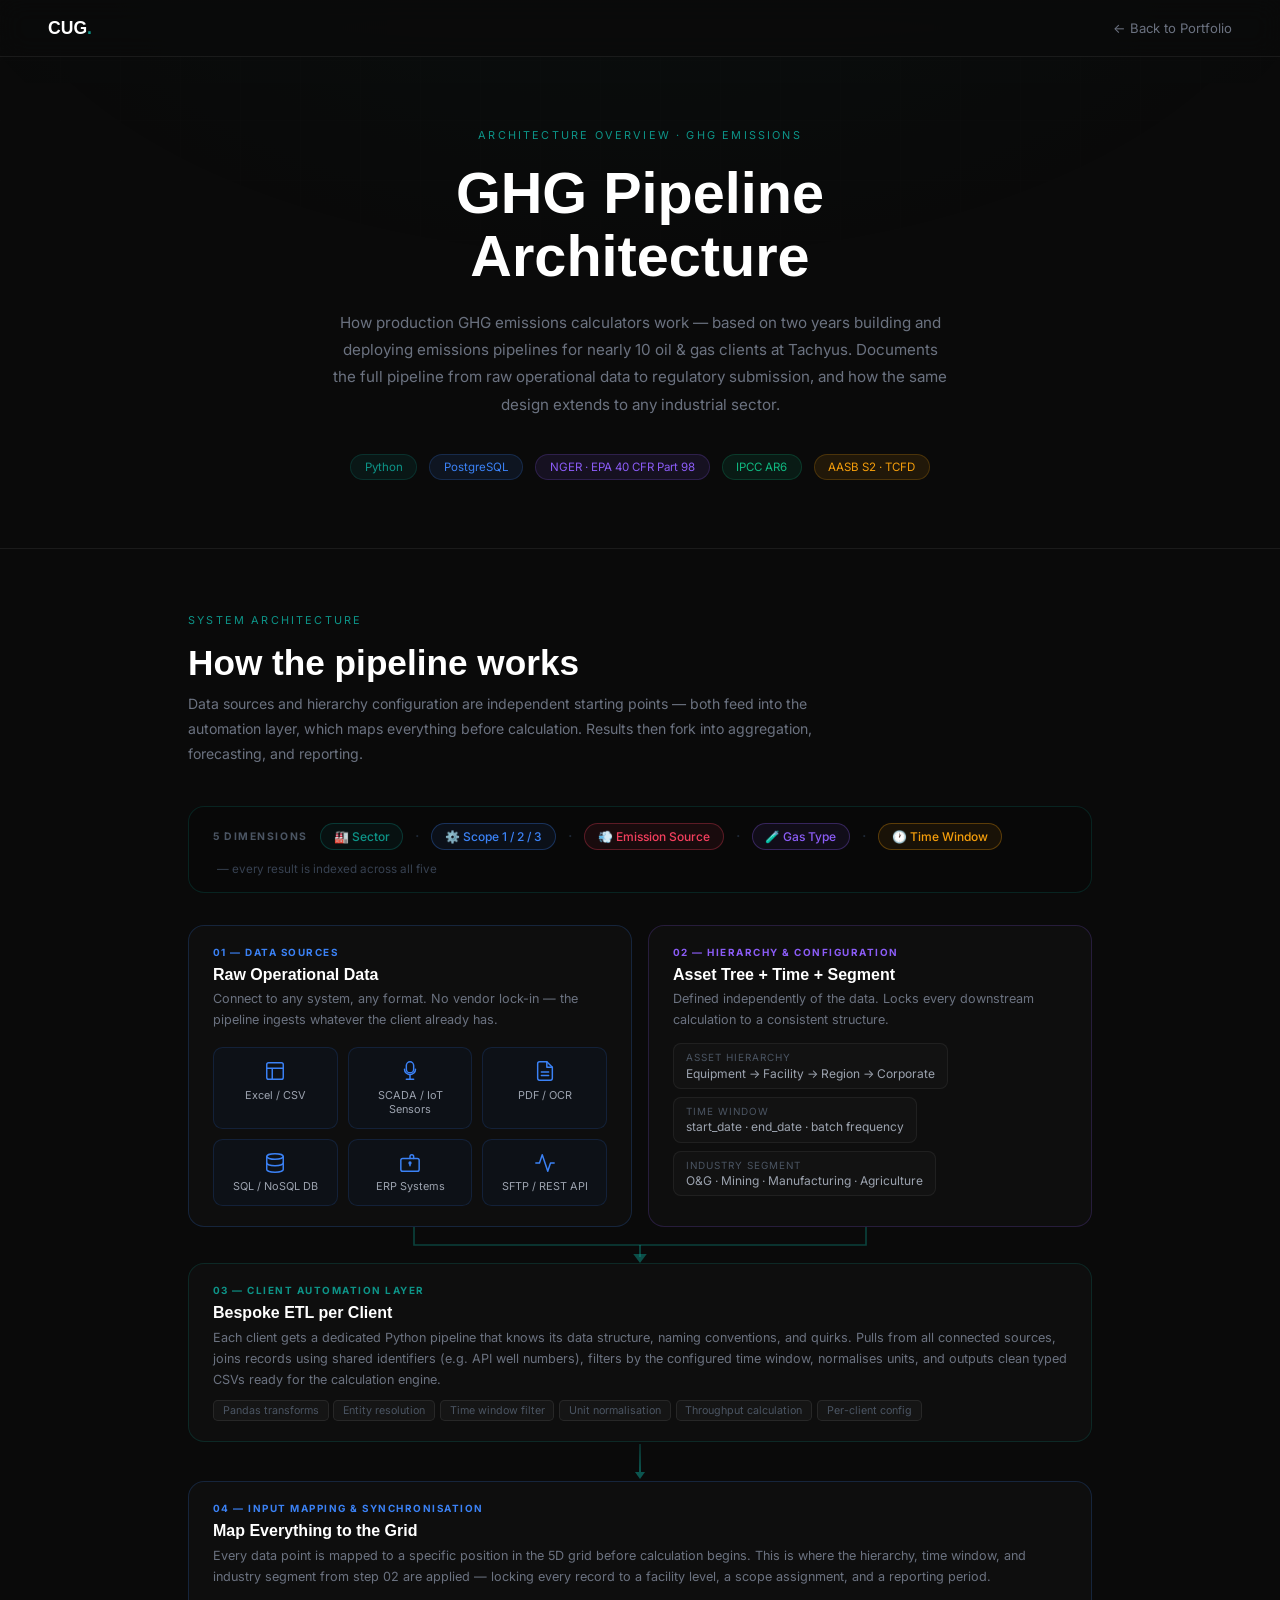
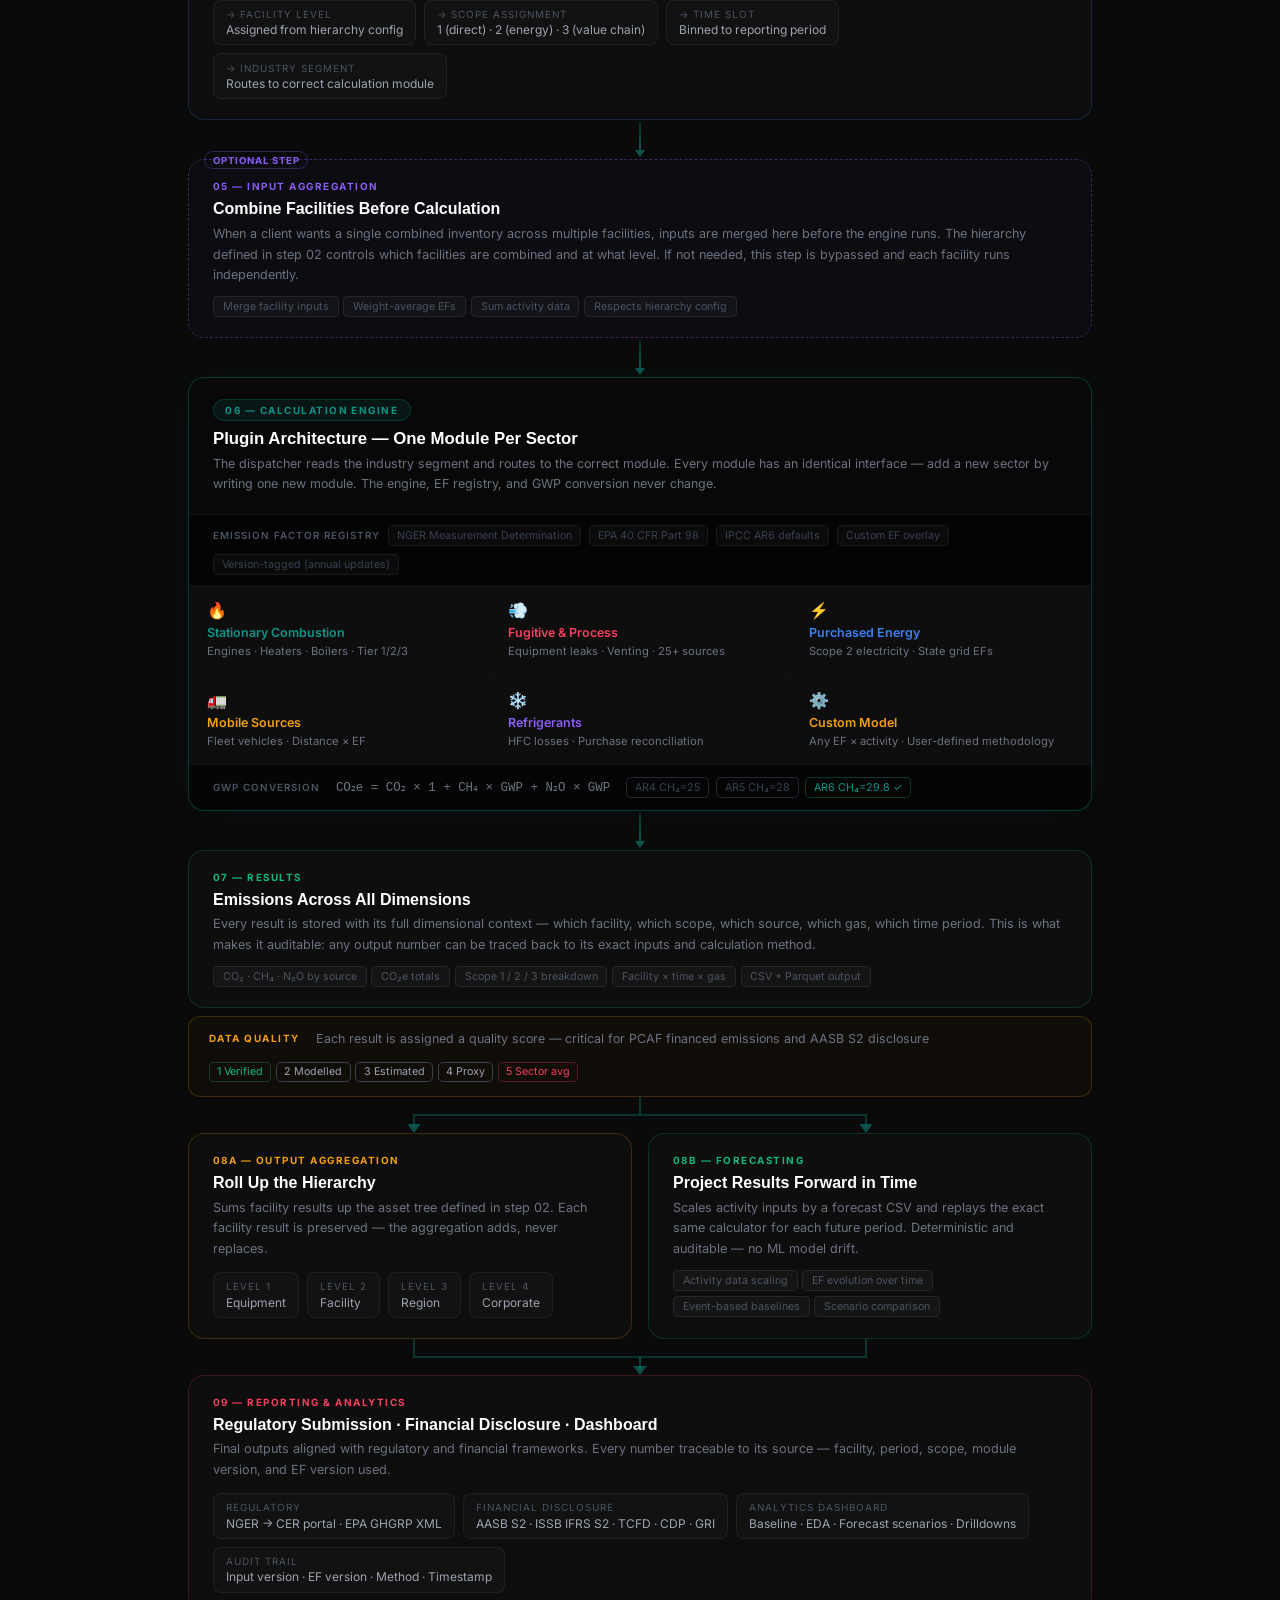
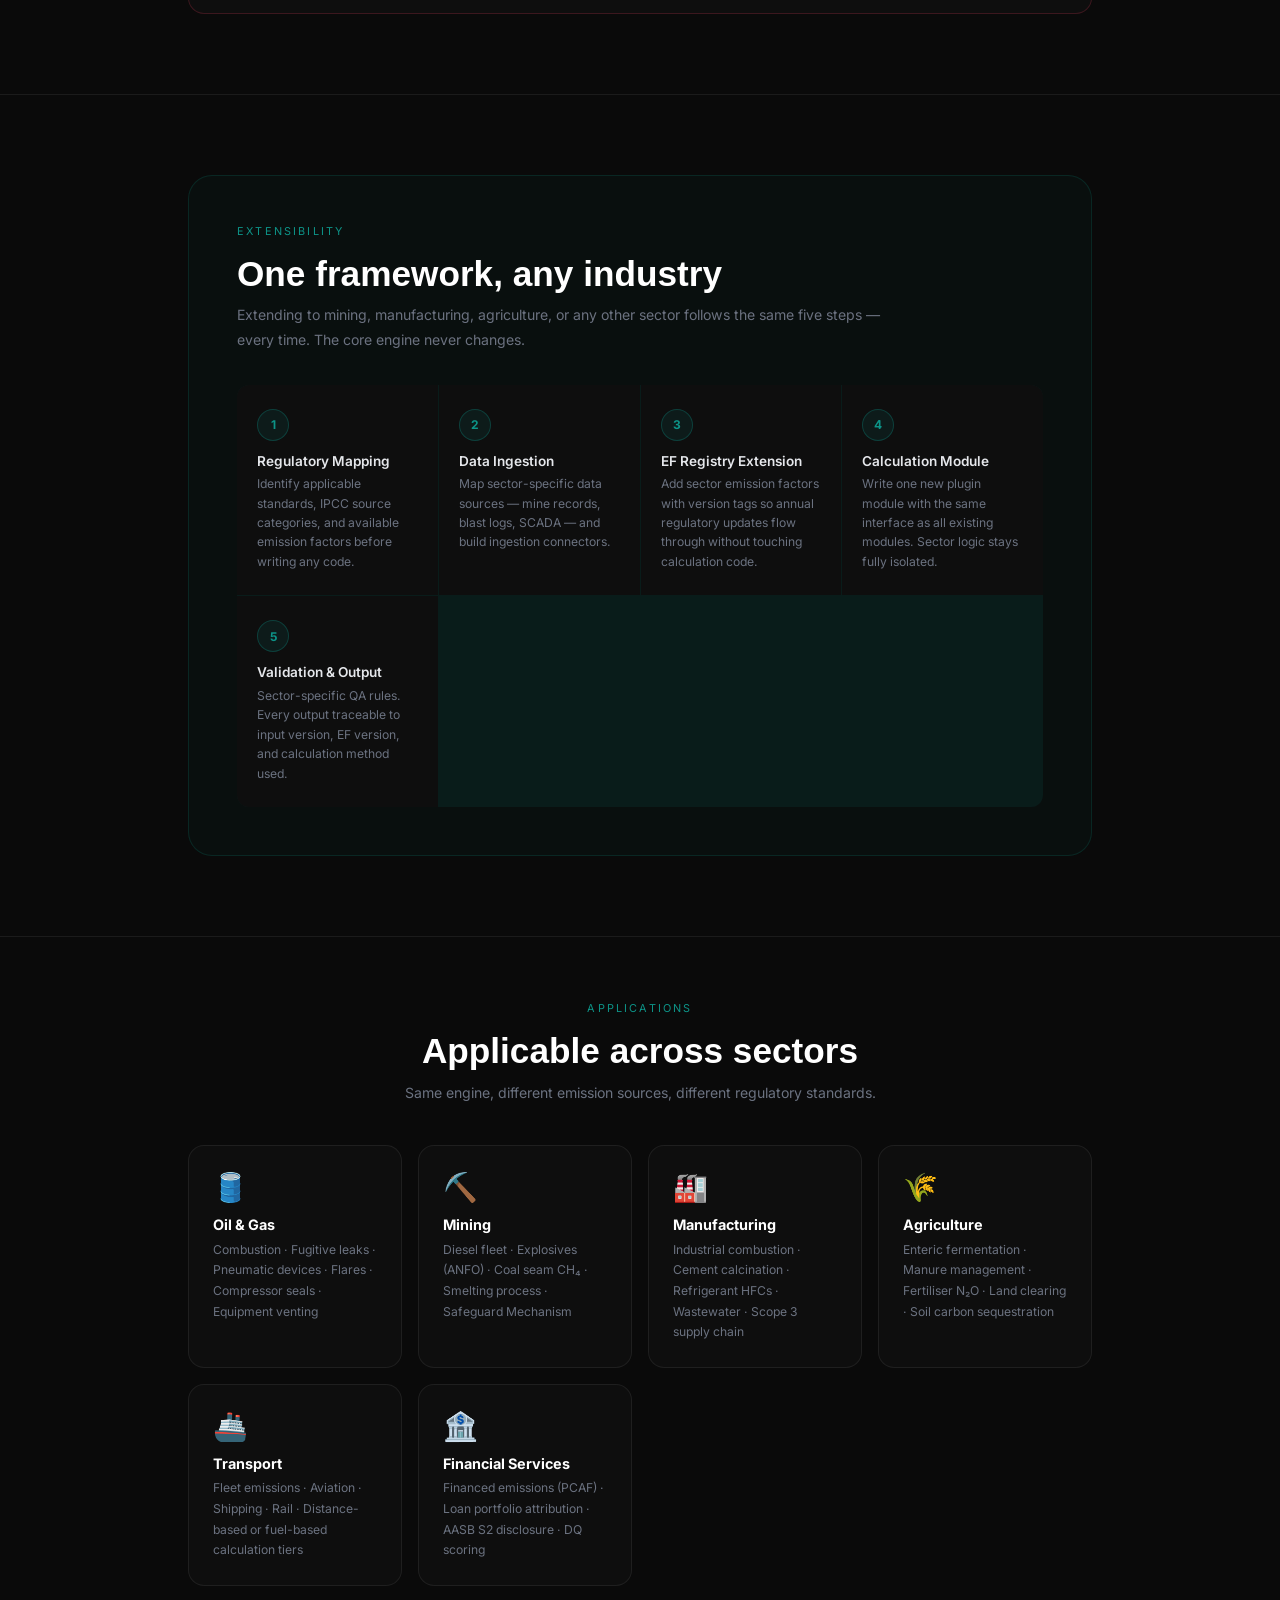
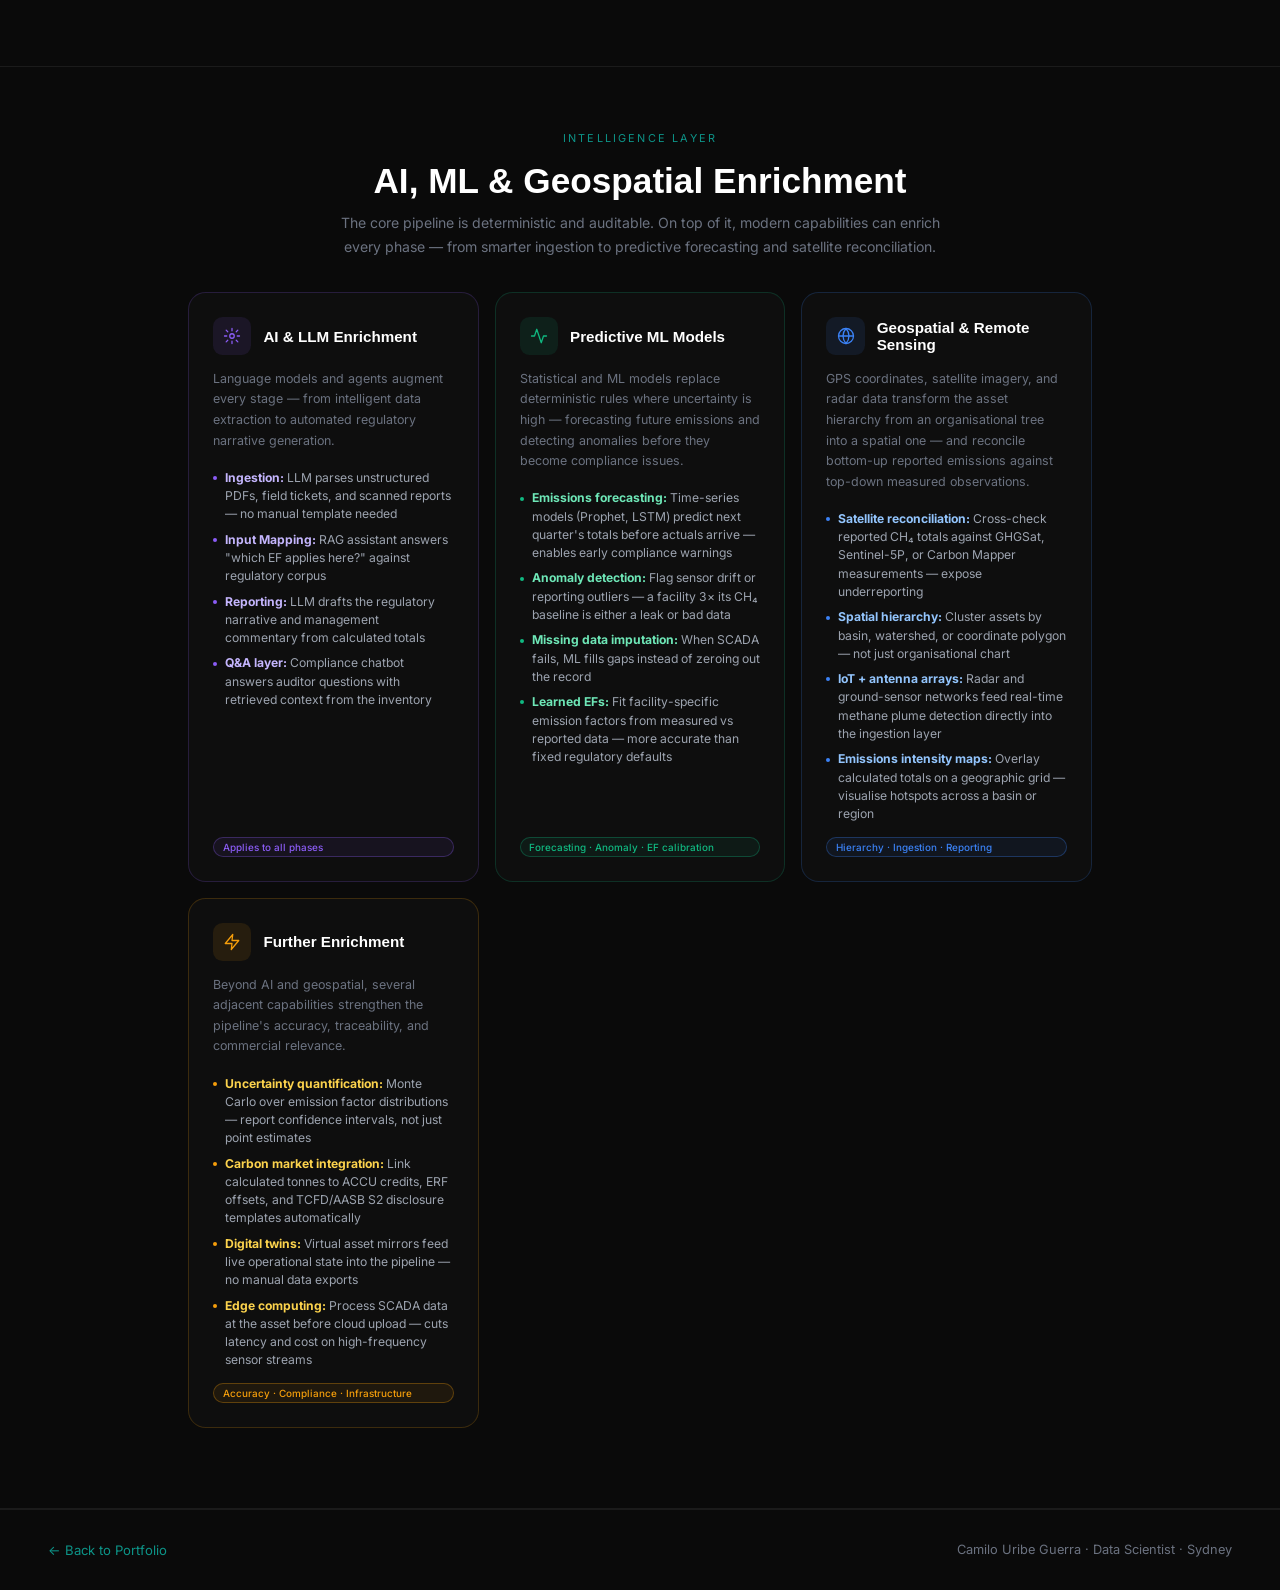
<file: ghg-pipeline.html>
<!DOCTYPE html>
<html lang="en">
<head>
  <meta charset="UTF-8" />
  <meta name="viewport" content="width=device-width, initial-scale=1.0" />
  <title>GHG Pipeline Architecture — Camilo Uribe Guerra</title>
  <link rel="preconnect" href="https://fonts.googleapis.com" />
  <link rel="preconnect" href="https://api.fontshare.com" />
  <link href="https://api.fontshare.com/v2/css?f[]=cabinet-grotesk@800,700,500&display=swap" rel="stylesheet" />
  <link href="https://fonts.googleapis.com/css2?family=Inter:wght@300;400;500;600&display=swap" rel="stylesheet" />
  <style>
    *, *::before, *::after { box-sizing: border-box; margin: 0; padding: 0; }
    :root {
      --bg:     #0a0a0a;
      --card:   #111111;
      --card2:  #0e0e0e;
      --border: rgba(255,255,255,0.07);
      --teal:   #0D9488;
      --blue:   #3B82F6;
      --purple: #8B5CF6;
      --amber:  #F59E0B;
      --green:  #10B981;
      --rose:   #F43F5E;
      --text:   #f0f0f0;
      --muted:  #6b7280;
      --wrap:   1000px;
      --px:     clamp(1.25rem, 5vw, 3rem);
    }
    html { scroll-behavior: smooth; }
    body {
      background: var(--bg);
      color: var(--text);
      font-family: 'Inter', sans-serif;
      -webkit-font-smoothing: antialiased;
      overflow-x: hidden;
    }

    /* Subtle globe / grid background that fades out below hero */
    body::before {
      content: '';
      position: fixed;
      inset: 0;
      z-index: 0;
      pointer-events: none;
      background:
        radial-gradient(ellipse 80% 60% at 50% -10%, rgba(13,148,136,0.07) 0%, transparent 70%),
        url("data:image/svg+xml,%3Csvg xmlns='http://www.w3.org/2000/svg' width='60' height='60'%3E%3Cpath d='M 60 0 L 0 0 0 60' fill='none' stroke='rgba(255,255,255,0.025)' stroke-width='0.5'/%3E%3C/svg%3E");
      background-size: auto, 60px 60px;
      mask-image: linear-gradient(to bottom, rgba(0,0,0,0.6) 0%, rgba(0,0,0,0) 55%);
      -webkit-mask-image: linear-gradient(to bottom, rgba(0,0,0,0.6) 0%, rgba(0,0,0,0) 55%);
    }

    /* Ensure all content sits above the background */
    nav, section, div.diag-wrap, hr, footer { position: relative; z-index: 1; }
    .display { font-family: 'Cabinet Grotesk', sans-serif; }

    nav { position: fixed; top: 0; left: 0; right: 0; z-index: 100; padding: 1.1rem var(--px); display: flex; align-items: center; justify-content: space-between; background: rgba(10,10,10,0.9); backdrop-filter: blur(12px); border-bottom: 1px solid var(--border); }
    nav a { color: var(--muted); text-decoration: none; font-size: 0.82rem; transition: color .2s; }
    nav a:hover { color: #fff; }
    .nav-logo { color: #fff; font-family: 'Cabinet Grotesk', sans-serif; font-weight: 800; font-size: 1.1rem; }
    .nav-logo span { color: var(--teal); }

    .wrap { max-width: var(--wrap); margin: 0 auto; padding: 0 var(--px); }
    hr { border: none; border-top: 1px solid var(--border); }

    /* HERO */
    .hero { padding: 8rem var(--px) 4rem; max-width: var(--wrap); margin: 0 auto; text-align: center; }
    .hero-label { font-size: 0.68rem; letter-spacing: 0.2em; text-transform: uppercase; color: var(--teal); margin-bottom: 1.25rem; }
    .hero-title { font-family: 'Cabinet Grotesk', sans-serif; font-size: clamp(2.2rem, 5vw, 3.6rem); font-weight: 800; color: #fff; line-height: 1.1; margin-bottom: 1.25rem; }
    .hero-sub { color: var(--muted); font-size: 0.95rem; line-height: 1.8; max-width: 620px; margin: 0 auto 2rem; }
    .tag { display: inline-block; font-size: 0.72rem; padding: 0.3rem 0.85rem; border-radius: 999px; margin: 0.25rem; }

    /* DIAGRAM SECTION */
    .diag-wrap { max-width: var(--wrap); margin: 0 auto; padding: 4rem var(--px) 5rem; }
    .section-label { font-size: 0.68rem; letter-spacing: 0.2em; text-transform: uppercase; color: var(--teal); margin-bottom: 1rem; }
    .section-title { font-family: 'Cabinet Grotesk', sans-serif; font-size: clamp(1.5rem, 3vw, 2.2rem); font-weight: 800; color: #fff; margin-bottom: 0.6rem; }
    .section-desc { color: var(--muted); font-size: 0.88rem; line-height: 1.75; max-width: 680px; margin-bottom: 2.5rem; }

    /* DIMENSIONS BAND */
    .dim-band { background: #080808; border: 1px solid rgba(13,148,136,0.2); border-radius: 1rem; padding: 1rem 1.5rem; margin-bottom: 2rem; display: flex; flex-wrap: wrap; align-items: center; gap: 0.75rem; }
    .dim-band-label { font-size: 0.65rem; font-weight: 700; letter-spacing: 0.15em; text-transform: uppercase; color: #4b5563; flex-shrink: 0; }
    .dim-pill { display: flex; align-items: center; gap: 0.4rem; font-size: 0.75rem; padding: 0.3rem 0.8rem; border-radius: 999px; border: 1px solid; font-weight: 500; }
    .dim-sep { color: #1f2937; font-size: 1rem; }

    /* MAIN FLOW */
    .flow { display: flex; flex-direction: column; align-items: stretch; position: relative; }

    /* NODE CARDS */
    .node { border-radius: 1rem; padding: 1.25rem 1.5rem; border: 1px solid var(--border); background: var(--card2); }
    .node-num { font-size: 0.62rem; font-weight: 700; letter-spacing: 0.15em; text-transform: uppercase; margin-bottom: 0.5rem; }
    .node-title { font-family: 'Cabinet Grotesk', sans-serif; font-weight: 700; font-size: 1rem; color: #fff; margin-bottom: 0.35rem; }
    .node-desc { color: var(--muted); font-size: 0.79rem; line-height: 1.65; }
    .node-tags { display: flex; flex-wrap: wrap; gap: 0.3rem; margin-top: 0.6rem; }
    .node-tag { font-size: 0.67rem; padding: 0.2rem 0.55rem; background: rgba(255,255,255,0.03); border: 1px solid rgba(255,255,255,0.08); border-radius: 0.3rem; color: #4b5563; }
    .node-sub-row { display: flex; flex-wrap: wrap; gap: 0.5rem; margin-top: 0.75rem; }
    .node-sub { background: rgba(255,255,255,0.02); border: 1px solid rgba(255,255,255,0.06); border-radius: 0.5rem; padding: 0.45rem 0.75rem; }
    .node-sub-label { font-size: 0.62rem; color: #4b5563; text-transform: uppercase; letter-spacing: 0.1em; margin-bottom: 0.15rem; }
    .node-sub-val { font-size: 0.75rem; color: #9ca3af; }

    /* PARALLEL TOP ROW */
    .parallel { display: grid; grid-template-columns: 1fr 1fr; gap: 1rem; }
    @media (max-width: 640px) { .parallel { grid-template-columns: 1fr; } }

    /* SVG CONNECTORS */
    .svg-connector { width: 100%; overflow: visible; display: block; }

    /* SIMPLE ARROW */
    .arrow-simple { display: flex; flex-direction: column; align-items: center; padding: 2px 0; }
    .arrow-v-line { width: 1.5px; height: 28px; background: linear-gradient(to bottom, rgba(13,148,136,0.25), rgba(13,148,136,0.55)); }
    .arrow-v-tip { width: 0; height: 0; border-left: 5px solid transparent; border-right: 5px solid transparent; border-top: 7px solid rgba(13,148,136,0.55); }

    /* ENGINE */
    .engine-node { border: 1px solid rgba(13,148,136,0.35); background: #080808; border-radius: 1rem; overflow: hidden; box-shadow: 0 0 40px rgba(13,148,136,0.05); }
    .engine-head { padding: 1.25rem 1.5rem; border-bottom: 1px solid rgba(13,148,136,0.1); }
    .engine-badge { display: inline-block; font-size: 0.62rem; font-weight: 700; letter-spacing: 0.15em; text-transform: uppercase; color: var(--teal); background: rgba(13,148,136,0.1); border: 1px solid rgba(13,148,136,0.25); padding: 0.25rem 0.7rem; border-radius: 999px; margin-bottom: 0.5rem; }
    .engine-title { font-family: 'Cabinet Grotesk', sans-serif; font-weight: 700; font-size: 1.05rem; color: #fff; margin-bottom: 0.3rem; }
    .engine-desc { color: var(--muted); font-size: 0.78rem; line-height: 1.6; }
    .ef-row { padding: 0.6rem 1.5rem; background: rgba(0,0,0,0.5); border-bottom: 1px solid rgba(255,255,255,0.04); display: flex; flex-wrap: wrap; align-items: center; gap: 0.5rem; }
    .ef-label { font-size: 0.62rem; color: #4b5563; font-weight: 600; letter-spacing: 0.1em; text-transform: uppercase; }
    .ef-tag { font-size: 0.67rem; padding: 0.2rem 0.5rem; background: rgba(255,255,255,0.03); border: 1px solid rgba(255,255,255,0.06); border-radius: 0.3rem; color: #374151; }
    .mods-grid { display: grid; grid-template-columns: repeat(3, 1fr); gap: 1px; background: rgba(255,255,255,0.04); }
    @media (max-width: 600px) { .mods-grid { grid-template-columns: 1fr 1fr; } }
    .mod { padding: 0.9rem 1.1rem; background: #0e0e0e; transition: background .15s; }
    .mod:hover { background: rgba(13,148,136,0.04); }
    .mod-icon { font-size: 1rem; margin-bottom: 0.3rem; }
    .mod-name { font-size: 0.78rem; font-weight: 600; margin-bottom: 0.2rem; }
    .mod-detail { font-size: 0.7rem; color: var(--muted); line-height: 1.5; }
    .gwp-row { padding: 0.75rem 1.5rem; background: rgba(0,0,0,0.4); border-top: 1px solid rgba(255,255,255,0.04); display: flex; flex-wrap: wrap; align-items: center; gap: 1rem; }
    .gwp-label { font-size: 0.62rem; color: #4b5563; font-weight: 600; letter-spacing: 0.1em; text-transform: uppercase; }
    .gwp-formula { font-family: monospace; font-size: 0.78rem; color: #6b7280; }
    .gwp-tags { display: flex; gap: 0.4rem; flex-wrap: wrap; }
    .gwp-v { font-size: 0.67rem; padding: 0.18rem 0.5rem; border-radius: 0.3rem; border: 1px solid; }

    /* RESULTS + DQ STACK */
    .results-stack { display: flex; flex-direction: column; gap: 0.5rem; }
    .dq-node { border: 1px solid rgba(245,158,11,0.2); background: rgba(245,158,11,0.03); border-radius: 0.75rem; padding: 0.85rem 1.25rem; display: flex; align-items: center; gap: 1rem; flex-wrap: wrap; }
    .dq-label { font-size: 0.62rem; font-weight: 700; letter-spacing: 0.15em; text-transform: uppercase; color: var(--amber); flex-shrink: 0; }
    .dq-desc { font-size: 0.78rem; color: var(--muted); }
    .dq-scores { display: flex; gap: 0.3rem; }
    .dq-score { font-size: 0.67rem; padding: 0.18rem 0.45rem; border-radius: 0.3rem; border: 1px solid; }

    /* OPTIONAL AGGREGATION */
    .optional-wrap { position: relative; display: flex; align-items: flex-start; gap: 1rem; }
    .optional-main { flex: 1; }
    .optional-badge { position: absolute; top: -0.5rem; left: 1rem; font-size: 0.6rem; font-weight: 700; letter-spacing: 0.1em; text-transform: uppercase; color: var(--purple); background: #0a0a0a; padding: 0.15rem 0.5rem; border: 1px solid rgba(139,92,246,0.3); border-radius: 999px; }

    /* SECTOR EXTENSION */
    .ext-section { padding: 5rem var(--px); max-width: var(--wrap); margin: 0 auto; }
    .ext-inner { background: rgba(13,148,136,0.04); border: 1px solid rgba(13,148,136,0.18); border-radius: 1.5rem; padding: 3rem; }
    .steps-grid { display: grid; grid-template-columns: repeat(auto-fit, minmax(170px, 1fr)); gap: 1px; background: rgba(13,148,136,0.1); border-radius: 0.75rem; overflow: hidden; margin-top: 2rem; }
    .step-card { background: #0e0e0e; padding: 1.5rem 1.25rem; }
    .step-num { width: 2rem; height: 2rem; border-radius: 50%; display: flex; align-items: center; justify-content: center; font-size: 0.75rem; font-weight: 700; color: var(--teal); background: rgba(13,148,136,0.1); border: 1px solid rgba(13,148,136,0.3); margin-bottom: 0.75rem; }
    .step-title { color: #e5e7eb; font-weight: 600; font-size: 0.85rem; margin-bottom: 0.35rem; }
    .step-detail { color: var(--muted); font-size: 0.76rem; line-height: 1.6; }

    /* INDUSTRIES */
    .ind-section { padding: 0 var(--px) 5rem; max-width: var(--wrap); margin: 0 auto; }
    .ind-grid { display: grid; grid-template-columns: repeat(auto-fit, minmax(190px, 1fr)); gap: 1rem; }
    .ind-card { background: var(--card2); border: 1px solid var(--border); border-radius: 1rem; padding: 1.5rem; transition: border-color .2s; }
    .ind-card:hover { border-color: rgba(255,255,255,0.15); }
    .ind-icon { font-size: 1.75rem; margin-bottom: 0.75rem; }
    .ind-name { color: #fff; font-weight: 700; font-size: 0.9rem; margin-bottom: 0.4rem; }
    .ind-detail { color: var(--muted); font-size: 0.76rem; line-height: 1.7; }

    /* INTELLIGENCE ENRICHMENT */
    .intel-section { padding: 0 var(--px) 5rem; max-width: var(--wrap); margin: 0 auto; }
    .intel-grid { display: grid; grid-template-columns: repeat(auto-fit, minmax(220px, 1fr)); gap: 1rem; margin-top: 2rem; }
    .intel-card { background: var(--card2); border: 1px solid var(--border); border-radius: 1.1rem; padding: 1.5rem; display: flex; flex-direction: column; gap: 0.85rem; transition: border-color .2s; }
    .intel-card:hover { border-color: rgba(255,255,255,0.14); }
    .intel-icon-wrap { width: 2.4rem; height: 2.4rem; border-radius: 0.6rem; display: flex; align-items: center; justify-content: center; flex-shrink: 0; }
    .intel-card-title { color: #fff; font-family: 'Cabinet Grotesk', sans-serif; font-weight: 700; font-size: 0.95rem; }
    .intel-card-desc { color: var(--muted); font-size: 0.78rem; line-height: 1.65; }
    .intel-items { display: flex; flex-direction: column; gap: 0.45rem; margin-top: 0.25rem; }
    .intel-item { display: flex; align-items: flex-start; gap: 0.5rem; font-size: 0.76rem; color: #9ca3af; line-height: 1.5; }
    .intel-item-dot { width: 4px; height: 4px; border-radius: 50%; flex-shrink: 0; margin-top: 0.45rem; }
    .intel-phase-tag { display: inline-block; font-size: 0.62rem; padding: 0.18rem 0.55rem; border-radius: 999px; border: 1px solid; font-weight: 500; margin-top: auto; }

    /* FOOTER */
    .page-footer { border-top: 1px solid var(--border); padding: 2rem var(--px); display: flex; align-items: center; justify-content: space-between; flex-wrap: wrap; gap: 1rem; }
    .page-footer a { color: var(--teal); text-decoration: none; font-size: 0.82rem; }
    .page-footer span { color: var(--muted); font-size: 0.8rem; }

    /* HERO ENTRANCE — triggers on load, not scroll */
    @keyframes heroFadeUp {
      from { opacity: 0; transform: translateY(20px); }
      to   { opacity: 1; transform: translateY(0); }
    }
    .hero-label { animation: heroFadeUp 0.55s ease 0.05s both; }
    .hero-title  { animation: heroFadeUp 0.65s ease 0.18s both; }
    .hero-sub    { animation: heroFadeUp 0.65s ease 0.32s both; }
    .hero > div  { animation: heroFadeUp 0.65s ease 0.46s both; }

    /* SCROLL ANIMATION BASE — set by JS */
    .will-animate {
      opacity: 0;
      transform: translateY(28px);
      transition: opacity 0.58s cubic-bezier(.22,.68,0,1.2), transform 0.58s cubic-bezier(.22,.68,0,1.2);
    }
    .will-animate.is-visible {
      opacity: 1;
      transform: translateY(0);
    }
  </style>
</head>
<body>

<nav>
  <a href="/professional-porfolio/" class="nav-logo">CUG<span>.</span></a>
  <a href="/professional-porfolio/">← Back to Portfolio</a>
</nav>

<!-- HERO -->
<section class="hero">
  <p class="hero-label">Architecture Overview · GHG Emissions</p>
  <h1 class="hero-title display">GHG Pipeline<br>Architecture</h1>
  <p class="hero-sub">How production GHG emissions calculators work — based on two years building and deploying emissions pipelines for nearly 10 oil & gas clients at Tachyus. Documents the full pipeline from raw operational data to regulatory submission, and how the same design extends to any industrial sector.</p>
  <div>
    <span class="tag" style="background:rgba(13,148,136,0.1);color:var(--teal);border:1px solid rgba(13,148,136,0.2)">Python</span>
    <span class="tag" style="background:rgba(59,130,246,0.1);color:var(--blue);border:1px solid rgba(59,130,246,0.2)">PostgreSQL</span>
    <span class="tag" style="background:rgba(139,92,246,0.1);color:var(--purple);border:1px solid rgba(139,92,246,0.2)">NGER · EPA 40 CFR Part 98</span>
    <span class="tag" style="background:rgba(16,185,129,0.1);color:var(--green);border:1px solid rgba(16,185,129,0.2)">IPCC AR6</span>
    <span class="tag" style="background:rgba(245,158,11,0.1);color:var(--amber);border:1px solid rgba(245,158,11,0.2)">AASB S2 · TCFD</span>
  </div>
</section>

<hr />

<!-- DIAGRAM -->
<div class="diag-wrap">
  <p class="section-label">System Architecture</p>
  <h2 class="section-title display">How the pipeline works</h2>
  <p class="section-desc">Data sources and hierarchy configuration are independent starting points — both feed into the automation layer, which maps everything before calculation. Results then fork into aggregation, forecasting, and reporting.</p>

  <!-- DIMENSIONS BAND -->
  <div class="dim-band">
    <span class="dim-band-label">5 Dimensions</span>
    <span class="dim-pill" style="color:var(--teal);border-color:rgba(13,148,136,0.3);background:rgba(13,148,136,0.07)">🏭 Sector</span>
    <span class="dim-sep">·</span>
    <span class="dim-pill" style="color:var(--blue);border-color:rgba(59,130,246,0.3);background:rgba(59,130,246,0.07)">⚙️ Scope 1 / 2 / 3</span>
    <span class="dim-sep">·</span>
    <span class="dim-pill" style="color:var(--rose);border-color:rgba(244,63,94,0.3);background:rgba(244,63,94,0.07)">💨 Emission Source</span>
    <span class="dim-sep">·</span>
    <span class="dim-pill" style="color:var(--purple);border-color:rgba(139,92,246,0.3);background:rgba(139,92,246,0.07)">🧪 Gas Type</span>
    <span class="dim-sep">·</span>
    <span class="dim-pill" style="color:var(--amber);border-color:rgba(245,158,11,0.3);background:rgba(245,158,11,0.07)">🕐 Time Window</span>
    <span style="color:#374151;font-size:0.73rem;margin-left:0.25rem">— every result is indexed across all five</span>
  </div>

  <div class="flow">

    <!-- ① PARALLEL: Data Sources + Hierarchy -->
    <div class="parallel">

      <div class="node" style="border-color:rgba(59,130,246,0.2)">
        <p class="node-num" style="color:var(--blue)">01 — Data Sources</p>
        <p class="node-title">Raw Operational Data</p>
        <p class="node-desc">Connect to any system, any format. No vendor lock-in — the pipeline ingests whatever the client already has.</p>
        <div style="display:grid;grid-template-columns:repeat(3,1fr);gap:0.6rem;margin-top:1rem">

          <div style="background:#0d1117;border:1px solid rgba(59,130,246,0.15);border-radius:0.6rem;padding:0.75rem 0.6rem;display:flex;flex-direction:column;align-items:center;gap:0.35rem;text-align:center">
            <svg width="22" height="22" viewBox="0 0 24 24" fill="none" stroke="#3b82f6" stroke-width="1.6" stroke-linecap="round" stroke-linejoin="round"><rect x="3" y="3" width="18" height="18" rx="2"/><path d="M3 9h18M9 21V9"/></svg>
            <span style="font-size:0.68rem;color:#9ca3af;line-height:1.3">Excel / CSV</span>
          </div>

          <div style="background:#0d1117;border:1px solid rgba(59,130,246,0.15);border-radius:0.6rem;padding:0.75rem 0.6rem;display:flex;flex-direction:column;align-items:center;gap:0.35rem;text-align:center">
            <svg width="22" height="22" viewBox="0 0 24 24" fill="none" stroke="#3b82f6" stroke-width="1.6" stroke-linecap="round" stroke-linejoin="round"><path d="M12 2a4 4 0 0 1 4 4v4a4 4 0 0 1-8 0V6a4 4 0 0 1 4-4z"/><path d="M6 10a6 6 0 0 0 12 0"/><path d="M8 21h8M12 17v4"/></svg>
            <span style="font-size:0.68rem;color:#9ca3af;line-height:1.3">SCADA / IoT Sensors</span>
          </div>

          <div style="background:#0d1117;border:1px solid rgba(59,130,246,0.15);border-radius:0.6rem;padding:0.75rem 0.6rem;display:flex;flex-direction:column;align-items:center;gap:0.35rem;text-align:center">
            <svg width="22" height="22" viewBox="0 0 24 24" fill="none" stroke="#3b82f6" stroke-width="1.6" stroke-linecap="round" stroke-linejoin="round"><path d="M14 2H6a2 2 0 0 0-2 2v16a2 2 0 0 0 2 2h12a2 2 0 0 0 2-2V8z"/><polyline points="14 2 14 8 20 8"/><line x1="16" y1="13" x2="8" y2="13"/><line x1="16" y1="17" x2="8" y2="17"/></svg>
            <span style="font-size:0.68rem;color:#9ca3af;line-height:1.3">PDF / OCR</span>
          </div>

          <div style="background:#0d1117;border:1px solid rgba(59,130,246,0.15);border-radius:0.6rem;padding:0.75rem 0.6rem;display:flex;flex-direction:column;align-items:center;gap:0.35rem;text-align:center">
            <svg width="22" height="22" viewBox="0 0 24 24" fill="none" stroke="#3b82f6" stroke-width="1.6" stroke-linecap="round" stroke-linejoin="round"><ellipse cx="12" cy="5" rx="9" ry="3"/><path d="M21 12c0 1.66-4 3-9 3s-9-1.34-9-3"/><path d="M3 5v14c0 1.66 4 3 9 3s9-1.34 9-3V5"/></svg>
            <span style="font-size:0.68rem;color:#9ca3af;line-height:1.3">SQL / NoSQL DB</span>
          </div>

          <div style="background:#0d1117;border:1px solid rgba(59,130,246,0.15);border-radius:0.6rem;padding:0.75rem 0.6rem;display:flex;flex-direction:column;align-items:center;gap:0.35rem;text-align:center">
            <svg width="22" height="22" viewBox="0 0 24 24" fill="none" stroke="#3b82f6" stroke-width="1.6" stroke-linecap="round" stroke-linejoin="round"><rect x="2" y="7" width="20" height="14" rx="2"/><path d="M16 7V5a2 2 0 0 0-4 0v2"/><path d="M12 12v3"/><circle cx="12" cy="12" r="1" fill="#3b82f6"/></svg>
            <span style="font-size:0.68rem;color:#9ca3af;line-height:1.3">ERP Systems</span>
          </div>

          <div style="background:#0d1117;border:1px solid rgba(59,130,246,0.15);border-radius:0.6rem;padding:0.75rem 0.6rem;display:flex;flex-direction:column;align-items:center;gap:0.35rem;text-align:center">
            <svg width="22" height="22" viewBox="0 0 24 24" fill="none" stroke="#3b82f6" stroke-width="1.6" stroke-linecap="round" stroke-linejoin="round"><polyline points="22 12 18 12 15 21 9 3 6 12 2 12"/></svg>
            <span style="font-size:0.68rem;color:#9ca3af;line-height:1.3">SFTP / REST API</span>
          </div>

        </div>
      </div>

      <div class="node" style="border-color:rgba(139,92,246,0.2)">
        <p class="node-num" style="color:var(--purple)">02 — Hierarchy & Configuration</p>
        <p class="node-title">Asset Tree + Time + Segment</p>
        <p class="node-desc">Defined independently of the data. Locks every downstream calculation to a consistent structure.</p>
        <div class="node-sub-row">
          <div class="node-sub">
            <p class="node-sub-label">Asset Hierarchy</p>
            <p class="node-sub-val">Equipment → Facility → Region → Corporate</p>
          </div>
          <div class="node-sub">
            <p class="node-sub-label">Time Window</p>
            <p class="node-sub-val">start_date · end_date · batch frequency</p>
          </div>
          <div class="node-sub">
            <p class="node-sub-label">Industry Segment</p>
            <p class="node-sub-val">O&G · Mining · Manufacturing · Agriculture</p>
          </div>
        </div>
      </div>

    </div>

    <!-- SVG: converge two boxes into one -->
    <svg class="svg-connector" height="36" viewBox="0 0 800 36" preserveAspectRatio="none">
      <path d="M 200 0 L 200 18 L 400 18" fill="none" stroke="rgba(13,148,136,0.4)" stroke-width="1.5"/>
      <path d="M 600 0 L 600 18 L 400 18" fill="none" stroke="rgba(13,148,136,0.4)" stroke-width="1.5"/>
      <line x1="400" y1="18" x2="400" y2="30" stroke="rgba(13,148,136,0.5)" stroke-width="1.5"/>
      <polygon points="394,27 400,36 406,27" fill="rgba(13,148,136,0.5)"/>
    </svg>

    <!-- ③ AUTOMATION LAYER -->
    <div class="node" style="border-color:rgba(13,148,136,0.2)">
      <p class="node-num" style="color:var(--teal)">03 — Client Automation Layer</p>
      <p class="node-title">Bespoke ETL per Client</p>
      <p class="node-desc">Each client gets a dedicated Python pipeline that knows its data structure, naming conventions, and quirks. Pulls from all connected sources, joins records using shared identifiers (e.g. API well numbers), filters by the configured time window, normalises units, and outputs clean typed CSVs ready for the calculation engine.</p>
      <div class="node-tags">
        <span class="node-tag">Pandas transforms</span>
        <span class="node-tag">Entity resolution</span>
        <span class="node-tag">Time window filter</span>
        <span class="node-tag">Unit normalisation</span>
        <span class="node-tag">Throughput calculation</span>
        <span class="node-tag">Per-client config</span>
      </div>
    </div>

    <div class="arrow-simple"><div class="arrow-v-line"></div><div class="arrow-v-tip"></div></div>

    <!-- ④ INPUT MAPPING & SYNC -->
    <div class="node" style="border-color:rgba(59,130,246,0.2)">
      <p class="node-num" style="color:var(--blue)">04 — Input Mapping & Synchronisation</p>
      <p class="node-title">Map Everything to the Grid</p>
      <p class="node-desc">Every data point is mapped to a specific position in the 5D grid before calculation begins. This is where the hierarchy, time window, and industry segment from step 02 are applied — locking every record to a facility level, a scope assignment, and a reporting period.</p>
      <div class="node-sub-row">
        <div class="node-sub">
          <p class="node-sub-label">→ Facility Level</p>
          <p class="node-sub-val">Assigned from hierarchy config</p>
        </div>
        <div class="node-sub">
          <p class="node-sub-label">→ Scope Assignment</p>
          <p class="node-sub-val">1 (direct) · 2 (energy) · 3 (value chain)</p>
        </div>
        <div class="node-sub">
          <p class="node-sub-label">→ Time Slot</p>
          <p class="node-sub-val">Binned to reporting period</p>
        </div>
        <div class="node-sub">
          <p class="node-sub-label">→ Industry Segment</p>
          <p class="node-sub-val">Routes to correct calculation module</p>
        </div>
      </div>
    </div>

    <div class="arrow-simple"><div class="arrow-v-line"></div><div class="arrow-v-tip"></div></div>

    <!-- ⑤ INPUT AGGREGATION (optional) -->
    <div style="position:relative;">
      <span class="optional-badge">Optional Step</span>
      <div class="node" style="border: 1px dashed rgba(139,92,246,0.35); background: rgba(139,92,246,0.03);">
        <p class="node-num" style="color:var(--purple)">05 — Input Aggregation</p>
        <p class="node-title">Combine Facilities Before Calculation</p>
        <p class="node-desc">When a client wants a single combined inventory across multiple facilities, inputs are merged here before the engine runs. The hierarchy defined in step 02 controls which facilities are combined and at what level. If not needed, this step is bypassed and each facility runs independently.</p>
        <div class="node-tags">
          <span class="node-tag">Merge facility inputs</span>
          <span class="node-tag">Weight-average EFs</span>
          <span class="node-tag">Sum activity data</span>
          <span class="node-tag">Respects hierarchy config</span>
        </div>
      </div>
    </div>

    <div class="arrow-simple"><div class="arrow-v-line"></div><div class="arrow-v-tip"></div></div>

    <!-- ⑥ CALCULATION ENGINE -->
    <div class="engine-node">
      <div class="engine-head">
        <span class="engine-badge">06 — Calculation Engine</span>
        <p class="engine-title display">Plugin Architecture — One Module Per Sector</p>
        <p class="engine-desc">The dispatcher reads the industry segment and routes to the correct module. Every module has an identical interface — add a new sector by writing one new module. The engine, EF registry, and GWP conversion never change.</p>
      </div>
      <div class="ef-row">
        <span class="ef-label">Emission Factor Registry</span>
        <span class="ef-tag">NGER Measurement Determination</span>
        <span class="ef-tag">EPA 40 CFR Part 98</span>
        <span class="ef-tag">IPCC AR6 defaults</span>
        <span class="ef-tag">Custom EF overlay</span>
        <span class="ef-tag">Version-tagged (annual updates)</span>
      </div>
      <div class="mods-grid">
        <div class="mod"><div class="mod-icon">🔥</div><div class="mod-name" style="color:var(--teal)">Stationary Combustion</div><div class="mod-detail">Engines · Heaters · Boilers · Tier 1/2/3</div></div>
        <div class="mod"><div class="mod-icon">💨</div><div class="mod-name" style="color:var(--rose)">Fugitive & Process</div><div class="mod-detail">Equipment leaks · Venting · 25+ sources</div></div>
        <div class="mod"><div class="mod-icon">⚡</div><div class="mod-name" style="color:var(--blue)">Purchased Energy</div><div class="mod-detail">Scope 2 electricity · State grid EFs</div></div>
        <div class="mod"><div class="mod-icon">🚛</div><div class="mod-name" style="color:var(--amber)">Mobile Sources</div><div class="mod-detail">Fleet vehicles · Distance × EF</div></div>
        <div class="mod"><div class="mod-icon">❄️</div><div class="mod-name" style="color:var(--purple)">Refrigerants</div><div class="mod-detail">HFC losses · Purchase reconciliation</div></div>
        <div class="mod"><div class="mod-icon">⚙️</div><div class="mod-name" style="color:var(--amber)">Custom Model</div><div class="mod-detail">Any EF × activity · User-defined methodology</div></div>
      </div>
      <div class="gwp-row">
        <span class="gwp-label">GWP Conversion</span>
        <span class="gwp-formula">CO₂e = CO₂ × 1 + CH₄ × GWP + N₂O × GWP</span>
        <div class="gwp-tags">
          <span class="gwp-v" style="color:#374151;border-color:#1f2937">AR4 CH₄=25</span>
          <span class="gwp-v" style="color:#374151;border-color:#1f2937">AR5 CH₄=28</span>
          <span class="gwp-v" style="color:var(--teal);border-color:rgba(13,148,136,0.35)">AR6 CH₄=29.8 ✓</span>
        </div>
      </div>
    </div>

    <div class="arrow-simple"><div class="arrow-v-line"></div><div class="arrow-v-tip"></div></div>

    <!-- ⑦ RESULTS + DQ -->
    <div class="results-stack">
      <div class="node" style="border-color:rgba(16,185,129,0.2)">
        <p class="node-num" style="color:var(--green)">07 — Results</p>
        <p class="node-title">Emissions Across All Dimensions</p>
        <p class="node-desc">Every result is stored with its full dimensional context — which facility, which scope, which source, which gas, which time period. This is what makes it auditable: any output number can be traced back to its exact inputs and calculation method.</p>
        <div class="node-tags">
          <span class="node-tag">CO₂ · CH₄ · N₂O by source</span>
          <span class="node-tag">CO₂e totals</span>
          <span class="node-tag">Scope 1 / 2 / 3 breakdown</span>
          <span class="node-tag">Facility × time × gas</span>
          <span class="node-tag">CSV + Parquet output</span>
        </div>
      </div>
      <div class="dq-node">
        <span class="dq-label">Data Quality</span>
        <span class="dq-desc">Each result is assigned a quality score — critical for PCAF financed emissions and AASB S2 disclosure</span>
        <div class="dq-scores">
          <span class="dq-score" style="color:var(--green);border-color:rgba(16,185,129,0.3)">1 Verified</span>
          <span class="dq-score" style="color:#9ca3af;border-color:#374151">2 Modelled</span>
          <span class="dq-score" style="color:#9ca3af;border-color:#374151">3 Estimated</span>
          <span class="dq-score" style="color:#9ca3af;border-color:#374151">4 Proxy</span>
          <span class="dq-score" style="color:var(--rose);border-color:rgba(244,63,94,0.3)">5 Sector avg</span>
        </div>
      </div>
    </div>

    <!-- SVG: fork results into two parallel outputs -->
    <svg class="svg-connector" height="36" viewBox="0 0 800 36" preserveAspectRatio="none">
      <line x1="400" y1="0" x2="400" y2="18" stroke="rgba(13,148,136,0.4)" stroke-width="1.5"/>
      <path d="M 400 18 L 200 18 L 200 30" fill="none" stroke="rgba(13,148,136,0.4)" stroke-width="1.5"/>
      <path d="M 400 18 L 600 18 L 600 30" fill="none" stroke="rgba(13,148,136,0.4)" stroke-width="1.5"/>
      <polygon points="194,27 200,36 206,27" fill="rgba(13,148,136,0.5)"/>
      <polygon points="594,27 600,36 606,27" fill="rgba(13,148,136,0.5)"/>
    </svg>

    <!-- ⑧ PARALLEL: Output Aggregation + Forecasting -->
    <div class="parallel">

      <div class="node" style="border-color:rgba(245,158,11,0.2)">
        <p class="node-num" style="color:var(--amber)">08a — Output Aggregation</p>
        <p class="node-title">Roll Up the Hierarchy</p>
        <p class="node-desc">Sums facility results up the asset tree defined in step 02. Each facility result is preserved — the aggregation adds, never replaces.</p>
        <div class="node-sub-row">
          <div class="node-sub"><p class="node-sub-label">Level 1</p><p class="node-sub-val">Equipment</p></div>
          <div class="node-sub"><p class="node-sub-label">Level 2</p><p class="node-sub-val">Facility</p></div>
          <div class="node-sub"><p class="node-sub-label">Level 3</p><p class="node-sub-val">Region</p></div>
          <div class="node-sub"><p class="node-sub-label">Level 4</p><p class="node-sub-val">Corporate</p></div>
        </div>
      </div>

      <div class="node" style="border-color:rgba(16,185,129,0.2)">
        <p class="node-num" style="color:var(--green)">08b — Forecasting</p>
        <p class="node-title">Project Results Forward in Time</p>
        <p class="node-desc">Scales activity inputs by a forecast CSV and replays the exact same calculator for each future period. Deterministic and auditable — no ML model drift.</p>
        <div class="node-tags">
          <span class="node-tag">Activity data scaling</span>
          <span class="node-tag">EF evolution over time</span>
          <span class="node-tag">Event-based baselines</span>
          <span class="node-tag">Scenario comparison</span>
        </div>
      </div>

    </div>

    <!-- SVG: converge two outputs into reporting -->
    <svg class="svg-connector" height="36" viewBox="0 0 800 36" preserveAspectRatio="none">
      <path d="M 200 0 L 200 18 L 400 18" fill="none" stroke="rgba(13,148,136,0.4)" stroke-width="1.5"/>
      <path d="M 600 0 L 600 18 L 400 18" fill="none" stroke="rgba(13,148,136,0.4)" stroke-width="1.5"/>
      <line x1="400" y1="18" x2="400" y2="30" stroke="rgba(13,148,136,0.5)" stroke-width="1.5"/>
      <polygon points="394,27 400,36 406,27" fill="rgba(13,148,136,0.5)"/>
    </svg>

    <!-- ⑨ REPORTING + ANALYTICS -->
    <div class="node" style="border-color:rgba(244,63,94,0.2)">
      <p class="node-num" style="color:var(--rose)">09 — Reporting & Analytics</p>
      <p class="node-title">Regulatory Submission · Financial Disclosure · Dashboard</p>
      <p class="node-desc">Final outputs aligned with regulatory and financial frameworks. Every number traceable to its source — facility, period, scope, module version, and EF version used.</p>
      <div class="node-sub-row">
        <div class="node-sub">
          <p class="node-sub-label">Regulatory</p>
          <p class="node-sub-val">NGER → CER portal · EPA GHGRP XML</p>
        </div>
        <div class="node-sub">
          <p class="node-sub-label">Financial Disclosure</p>
          <p class="node-sub-val">AASB S2 · ISSB IFRS S2 · TCFD · CDP · GRI</p>
        </div>
        <div class="node-sub">
          <p class="node-sub-label">Analytics Dashboard</p>
          <p class="node-sub-val">Baseline · EDA · Forecast scenarios · Drilldowns</p>
        </div>
        <div class="node-sub">
          <p class="node-sub-label">Audit Trail</p>
          <p class="node-sub-val">Input version · EF version · Method · Timestamp</p>
        </div>
      </div>
    </div>

  </div><!-- end flow -->
</div>

<hr />

<!-- SECTOR EXTENSION -->
<section class="ext-section">
  <div class="ext-inner">
    <p class="section-label">Extensibility</p>
    <h2 class="section-title display">One framework, any industry</h2>
    <p class="section-desc" style="margin-bottom:0">Extending to mining, manufacturing, agriculture, or any other sector follows the same five steps — every time. The core engine never changes.</p>
    <div class="steps-grid">
      <div class="step-card"><div class="step-num">1</div><p class="step-title">Regulatory Mapping</p><p class="step-detail">Identify applicable standards, IPCC source categories, and available emission factors before writing any code.</p></div>
      <div class="step-card"><div class="step-num">2</div><p class="step-title">Data Ingestion</p><p class="step-detail">Map sector-specific data sources — mine records, blast logs, SCADA — and build ingestion connectors.</p></div>
      <div class="step-card"><div class="step-num">3</div><p class="step-title">EF Registry Extension</p><p class="step-detail">Add sector emission factors with version tags so annual regulatory updates flow through without touching calculation code.</p></div>
      <div class="step-card"><div class="step-num">4</div><p class="step-title">Calculation Module</p><p class="step-detail">Write one new plugin module with the same interface as all existing modules. Sector logic stays fully isolated.</p></div>
      <div class="step-card"><div class="step-num">5</div><p class="step-title">Validation & Output</p><p class="step-detail">Sector-specific QA rules. Every output traceable to input version, EF version, and calculation method used.</p></div>
    </div>
  </div>
</section>

<hr />

<!-- INDUSTRIES -->
<section class="ind-section" style="padding-top:4rem;">
  <div style="text-align:center;margin-bottom:2.5rem;">
    <p class="section-label" style="display:flex;justify-content:center">Applications</p>
    <h2 class="section-title display" style="text-align:center">Applicable across sectors</h2>
    <p class="section-desc" style="margin:0.5rem auto 0;text-align:center">Same engine, different emission sources, different regulatory standards.</p>
  </div>
  <div class="ind-grid">
    <div class="ind-card"><div class="ind-icon">🛢️</div><p class="ind-name">Oil & Gas</p><p class="ind-detail">Combustion · Fugitive leaks · Pneumatic devices · Flares · Compressor seals · Equipment venting</p></div>
    <div class="ind-card"><div class="ind-icon">⛏️</div><p class="ind-name">Mining</p><p class="ind-detail">Diesel fleet · Explosives (ANFO) · Coal seam CH₄ · Smelting process · Safeguard Mechanism</p></div>
    <div class="ind-card"><div class="ind-icon">🏭</div><p class="ind-name">Manufacturing</p><p class="ind-detail">Industrial combustion · Cement calcination · Refrigerant HFCs · Wastewater · Scope 3 supply chain</p></div>
    <div class="ind-card"><div class="ind-icon">🌾</div><p class="ind-name">Agriculture</p><p class="ind-detail">Enteric fermentation · Manure management · Fertiliser N₂O · Land clearing · Soil carbon sequestration</p></div>
    <div class="ind-card"><div class="ind-icon">🚢</div><p class="ind-name">Transport</p><p class="ind-detail">Fleet emissions · Aviation · Shipping · Rail · Distance-based or fuel-based calculation tiers</p></div>
    <div class="ind-card"><div class="ind-icon">🏦</div><p class="ind-name">Financial Services</p><p class="ind-detail">Financed emissions (PCAF) · Loan portfolio attribution · AASB S2 disclosure · DQ scoring</p></div>
  </div>
</section>

<hr />

<!-- INTELLIGENCE ENRICHMENT -->
<section class="intel-section" style="padding-top:4rem;">
  <div style="text-align:center;margin-bottom:0.25rem;">
    <p class="section-label" style="display:flex;justify-content:center">Intelligence Layer</p>
    <h2 class="section-title display" style="text-align:center">AI, ML & Geospatial Enrichment</h2>
    <p class="section-desc" style="margin:0.5rem auto 0;text-align:center;max-width:620px">The core pipeline is deterministic and auditable. On top of it, modern capabilities can enrich every phase — from smarter ingestion to predictive forecasting and satellite reconciliation.</p>
  </div>

  <div class="intel-grid">

    <!-- AI / LLM -->
    <div class="intel-card" style="border-color:rgba(139,92,246,0.2);">
      <div style="display:flex;align-items:center;gap:0.75rem;">
        <div class="intel-icon-wrap" style="background:rgba(139,92,246,0.1);">
          <svg width="18" height="18" viewBox="0 0 24 24" fill="none" stroke="#8B5CF6" stroke-width="1.7" stroke-linecap="round" stroke-linejoin="round"><circle cx="12" cy="12" r="3"/><path d="M12 2v3M12 19v3M4.22 4.22l2.12 2.12M17.66 17.66l2.12 2.12M2 12h3M19 12h3M4.22 19.78l2.12-2.12M17.66 6.34l2.12-2.12"/></svg>
        </div>
        <p class="intel-card-title">AI & LLM Enrichment</p>
      </div>
      <p class="intel-card-desc">Language models and agents augment every stage — from intelligent data extraction to automated regulatory narrative generation.</p>
      <div class="intel-items">
        <div class="intel-item"><div class="intel-item-dot" style="background:#8B5CF6;"></div><span><strong style="color:#c4b5fd">Ingestion:</strong> LLM parses unstructured PDFs, field tickets, and scanned reports — no manual template needed</span></div>
        <div class="intel-item"><div class="intel-item-dot" style="background:#8B5CF6;"></div><span><strong style="color:#c4b5fd">Input Mapping:</strong> RAG assistant answers "which EF applies here?" against regulatory corpus</span></div>
        <div class="intel-item"><div class="intel-item-dot" style="background:#8B5CF6;"></div><span><strong style="color:#c4b5fd">Reporting:</strong> LLM drafts the regulatory narrative and management commentary from calculated totals</span></div>
        <div class="intel-item"><div class="intel-item-dot" style="background:#8B5CF6;"></div><span><strong style="color:#c4b5fd">Q&A layer:</strong> Compliance chatbot answers auditor questions with retrieved context from the inventory</span></div>
      </div>
      <span class="intel-phase-tag" style="color:#8B5CF6;border-color:rgba(139,92,246,0.3);background:rgba(139,92,246,0.07)">Applies to all phases</span>
    </div>

    <!-- ML PREDICTION -->
    <div class="intel-card" style="border-color:rgba(16,185,129,0.2);">
      <div style="display:flex;align-items:center;gap:0.75rem;">
        <div class="intel-icon-wrap" style="background:rgba(16,185,129,0.1);">
          <svg width="18" height="18" viewBox="0 0 24 24" fill="none" stroke="#10B981" stroke-width="1.7" stroke-linecap="round" stroke-linejoin="round"><polyline points="22 12 18 12 15 21 9 3 6 12 2 12"/></svg>
        </div>
        <p class="intel-card-title">Predictive ML Models</p>
      </div>
      <p class="intel-card-desc">Statistical and ML models replace deterministic rules where uncertainty is high — forecasting future emissions and detecting anomalies before they become compliance issues.</p>
      <div class="intel-items">
        <div class="intel-item"><div class="intel-item-dot" style="background:#10B981;"></div><span><strong style="color:#6ee7b7">Emissions forecasting:</strong> Time-series models (Prophet, LSTM) predict next quarter's totals before actuals arrive — enables early compliance warnings</span></div>
        <div class="intel-item"><div class="intel-item-dot" style="background:#10B981;"></div><span><strong style="color:#6ee7b7">Anomaly detection:</strong> Flag sensor drift or reporting outliers — a facility 3× its CH₄ baseline is either a leak or bad data</span></div>
        <div class="intel-item"><div class="intel-item-dot" style="background:#10B981;"></div><span><strong style="color:#6ee7b7">Missing data imputation:</strong> When SCADA fails, ML fills gaps instead of zeroing out the record</span></div>
        <div class="intel-item"><div class="intel-item-dot" style="background:#10B981;"></div><span><strong style="color:#6ee7b7">Learned EFs:</strong> Fit facility-specific emission factors from measured vs reported data — more accurate than fixed regulatory defaults</span></div>
      </div>
      <span class="intel-phase-tag" style="color:#10B981;border-color:rgba(16,185,129,0.3);background:rgba(16,185,129,0.07)">Forecasting · Anomaly · EF calibration</span>
    </div>

    <!-- GEOSPATIAL -->
    <div class="intel-card" style="border-color:rgba(59,130,246,0.2);">
      <div style="display:flex;align-items:center;gap:0.75rem;">
        <div class="intel-icon-wrap" style="background:rgba(59,130,246,0.1);">
          <svg width="18" height="18" viewBox="0 0 24 24" fill="none" stroke="#3B82F6" stroke-width="1.7" stroke-linecap="round" stroke-linejoin="round"><circle cx="12" cy="12" r="10"/><line x1="2" y1="12" x2="22" y2="12"/><path d="M12 2a15.3 15.3 0 0 1 4 10 15.3 15.3 0 0 1-4 10 15.3 15.3 0 0 1-4-10 15.3 15.3 0 0 1 4-10z"/></svg>
        </div>
        <p class="intel-card-title">Geospatial & Remote Sensing</p>
      </div>
      <p class="intel-card-desc">GPS coordinates, satellite imagery, and radar data transform the asset hierarchy from an organisational tree into a spatial one — and reconcile bottom-up reported emissions against top-down measured observations.</p>
      <div class="intel-items">
        <div class="intel-item"><div class="intel-item-dot" style="background:#3B82F6;"></div><span><strong style="color:#93c5fd">Satellite reconciliation:</strong> Cross-check reported CH₄ totals against GHGSat, Sentinel-5P, or Carbon Mapper measurements — expose underreporting</span></div>
        <div class="intel-item"><div class="intel-item-dot" style="background:#3B82F6;"></div><span><strong style="color:#93c5fd">Spatial hierarchy:</strong> Cluster assets by basin, watershed, or coordinate polygon — not just organisational chart</span></div>
        <div class="intel-item"><div class="intel-item-dot" style="background:#3B82F6;"></div><span><strong style="color:#93c5fd">IoT + antenna arrays:</strong> Radar and ground-sensor networks feed real-time methane plume detection directly into the ingestion layer</span></div>
        <div class="intel-item"><div class="intel-item-dot" style="background:#3B82F6;"></div><span><strong style="color:#93c5fd">Emissions intensity maps:</strong> Overlay calculated totals on a geographic grid — visualise hotspots across a basin or region</span></div>
      </div>
      <span class="intel-phase-tag" style="color:#3B82F6;border-color:rgba(59,130,246,0.3);background:rgba(59,130,246,0.07)">Hierarchy · Ingestion · Reporting</span>
    </div>

    <!-- OTHER ENRICHMENTS -->
    <div class="intel-card" style="border-color:rgba(245,158,11,0.2);">
      <div style="display:flex;align-items:center;gap:0.75rem;">
        <div class="intel-icon-wrap" style="background:rgba(245,158,11,0.1);">
          <svg width="18" height="18" viewBox="0 0 24 24" fill="none" stroke="#F59E0B" stroke-width="1.7" stroke-linecap="round" stroke-linejoin="round"><polygon points="13 2 3 14 12 14 11 22 21 10 12 10 13 2"/></svg>
        </div>
        <p class="intel-card-title">Further Enrichment</p>
      </div>
      <p class="intel-card-desc">Beyond AI and geospatial, several adjacent capabilities strengthen the pipeline's accuracy, traceability, and commercial relevance.</p>
      <div class="intel-items">
        <div class="intel-item"><div class="intel-item-dot" style="background:#F59E0B;"></div><span><strong style="color:#fcd34d">Uncertainty quantification:</strong> Monte Carlo over emission factor distributions — report confidence intervals, not just point estimates</span></div>
        <div class="intel-item"><div class="intel-item-dot" style="background:#F59E0B;"></div><span><strong style="color:#fcd34d">Carbon market integration:</strong> Link calculated tonnes to ACCU credits, ERF offsets, and TCFD/AASB S2 disclosure templates automatically</span></div>
        <div class="intel-item"><div class="intel-item-dot" style="background:#F59E0B;"></div><span><strong style="color:#fcd34d">Digital twins:</strong> Virtual asset mirrors feed live operational state into the pipeline — no manual data exports</span></div>
        <div class="intel-item"><div class="intel-item-dot" style="background:#F59E0B;"></div><span><strong style="color:#fcd34d">Edge computing:</strong> Process SCADA data at the asset before cloud upload — cuts latency and cost on high-frequency sensor streams</span></div>
      </div>
      <span class="intel-phase-tag" style="color:#F59E0B;border-color:rgba(245,158,11,0.3);background:rgba(245,158,11,0.07)">Accuracy · Compliance · Infrastructure</span>
    </div>

  </div>
</section>

<hr />

<footer class="page-footer">
  <a href="/professional-porfolio/">← Back to Portfolio</a>
  <span>Camilo Uribe Guerra · Data Scientist · Sydney</span>
</footer>

<script>
  // Intersection Observer — animate elements as they scroll into view
  const observer = new IntersectionObserver((entries) => {
    entries.forEach(entry => {
      if (entry.isIntersecting) {
        entry.target.classList.add('is-visible');
        observer.unobserve(entry.target);
      }
    });
  }, { threshold: 0.08, rootMargin: '0px 0px -40px 0px' });

  function observe(selector, stagger = 0) {
    document.querySelectorAll(selector).forEach((el, i) => {
      el.classList.add('will-animate');
      if (stagger) el.style.transitionDelay = `${i * stagger}s`;
      observer.observe(el);
    });
  }

  // Sections headings
  observe('.section-label, .section-title, .section-desc', 0.07);

  // Diagram section header
  observe('.dim-band');

  // Pipeline nodes
  observe('.node, .engine-node');

  // Results + DQ
  observe('.results-stack .node, .dq-node', 0.08);

  // SVG connectors — just fade, no translate
  document.querySelectorAll('.svg-connector, .arrow-simple').forEach(el => {
    el.classList.add('will-animate');
    el.style.transform = 'none'; // only fade, no slide
    observer.observe(el);
  });

  // Parallel blocks — stagger left/right
  document.querySelectorAll('.parallel > .node').forEach((el, i) => {
    el.classList.add('will-animate');
    el.style.transitionDelay = `${i * 0.1}s`;
    observer.observe(el);
  });

  // Sector extension block
  observe('.ext-inner');
  observe('.step-card', 0.07);

  // Industry cards
  observe('.ind-card', 0.07);

  // Intelligence cards
  observe('.intel-card', 0.08);

  // HR dividers — subtle fade
  document.querySelectorAll('hr').forEach(el => {
    el.classList.add('will-animate');
    el.style.transform = 'none';
    observer.observe(el);
  });
</script>
</body>
</html>
</file>
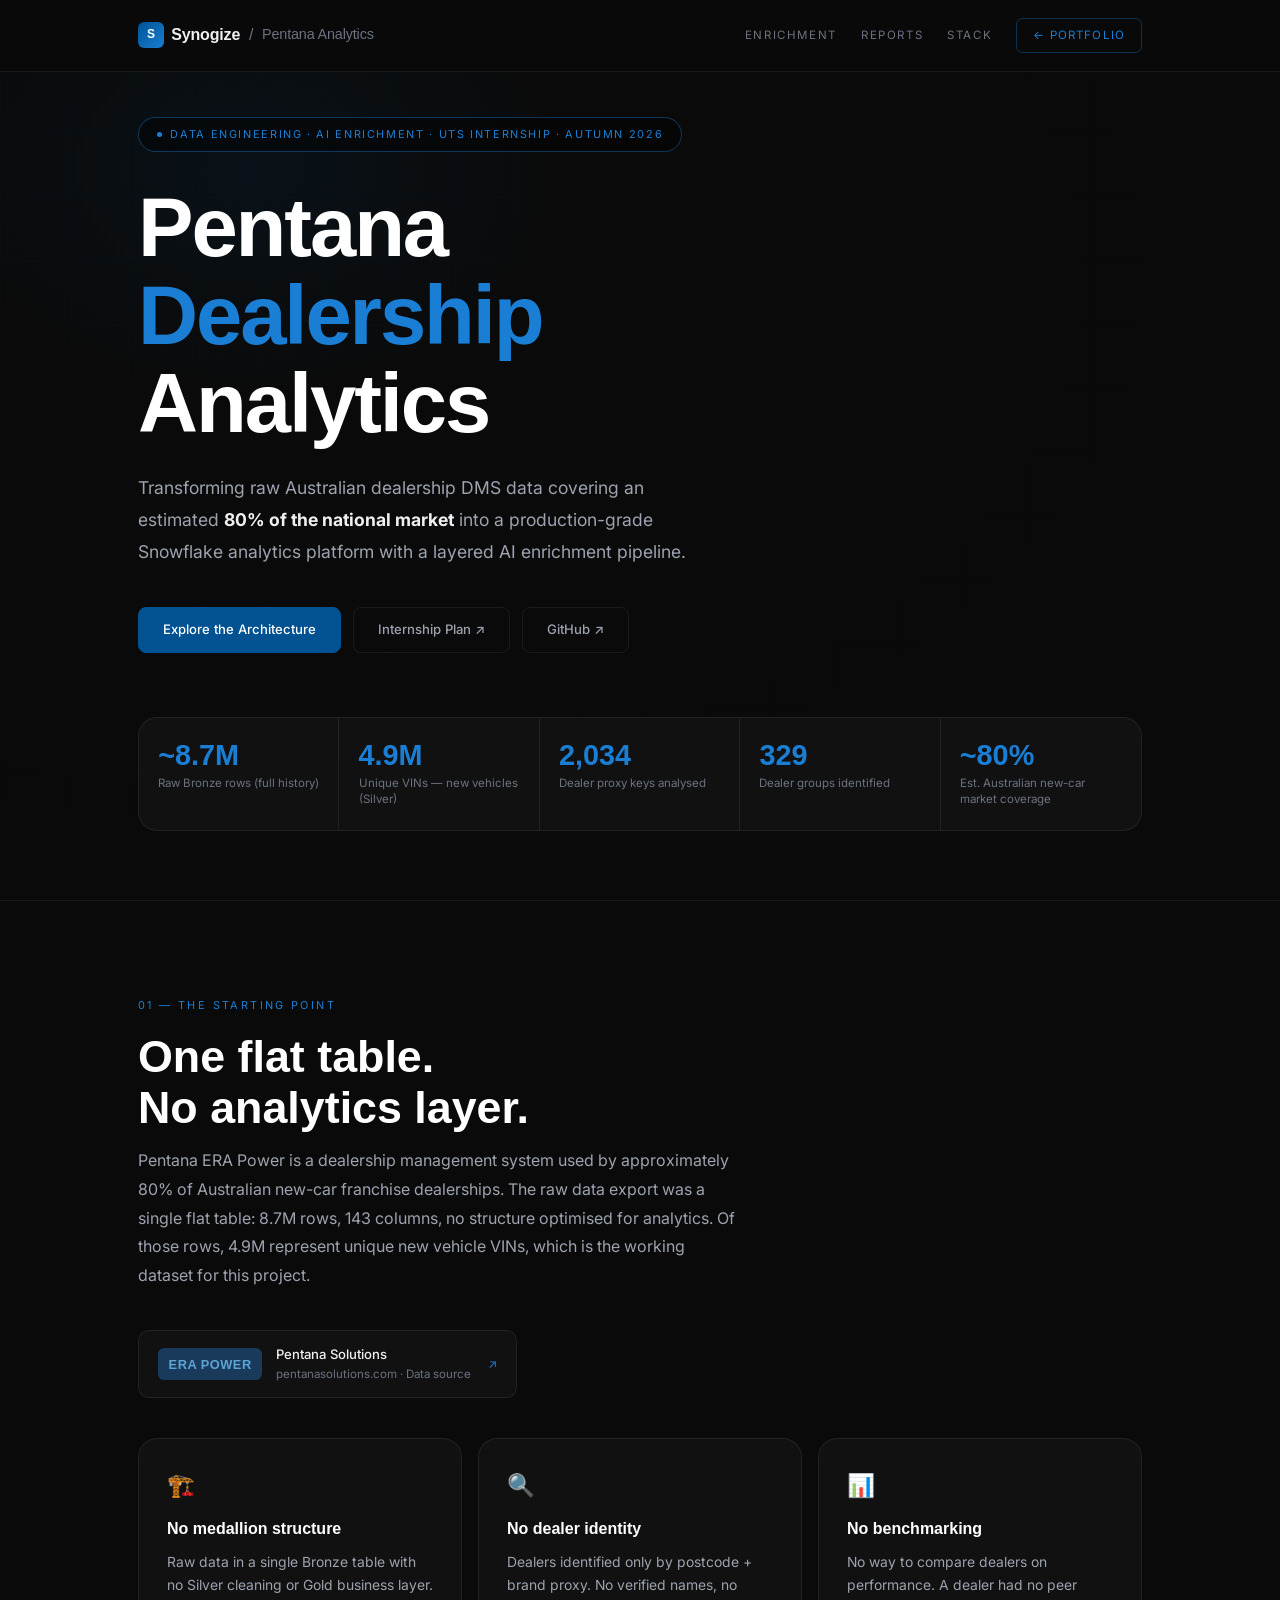
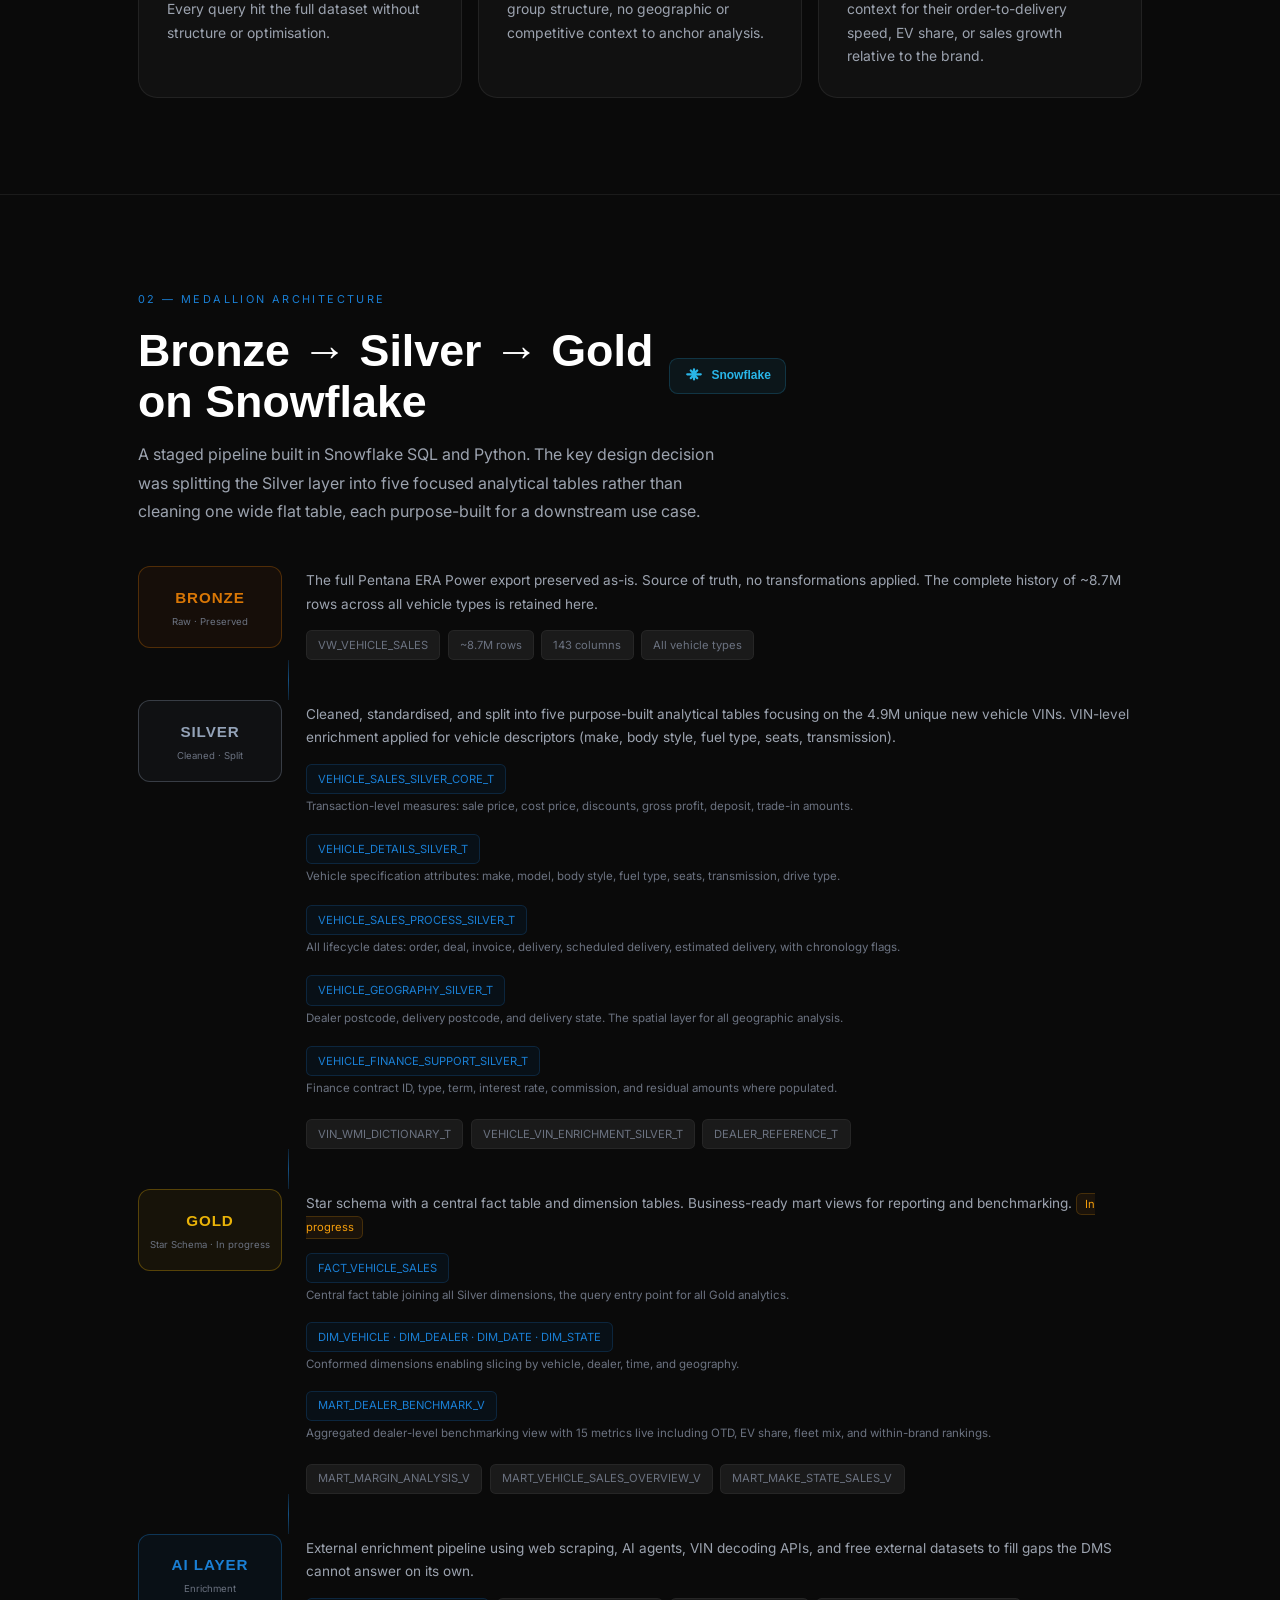
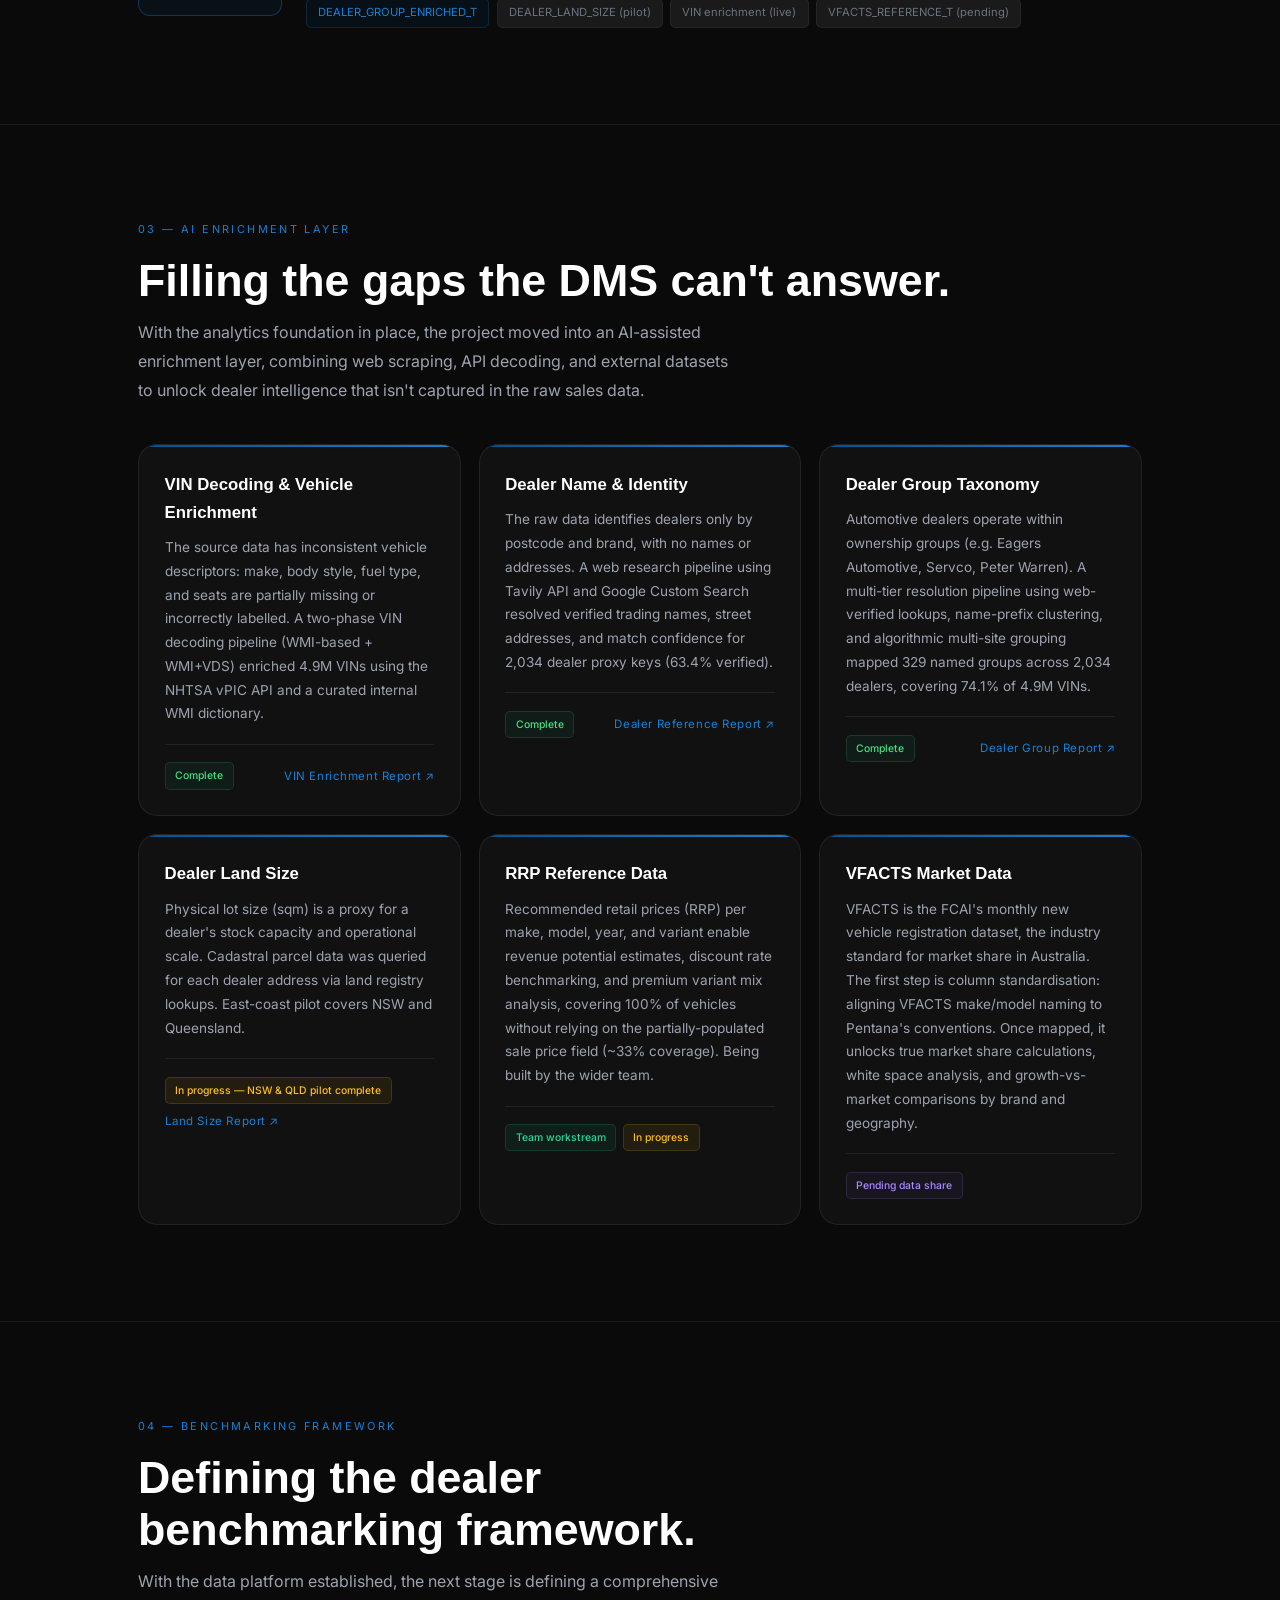
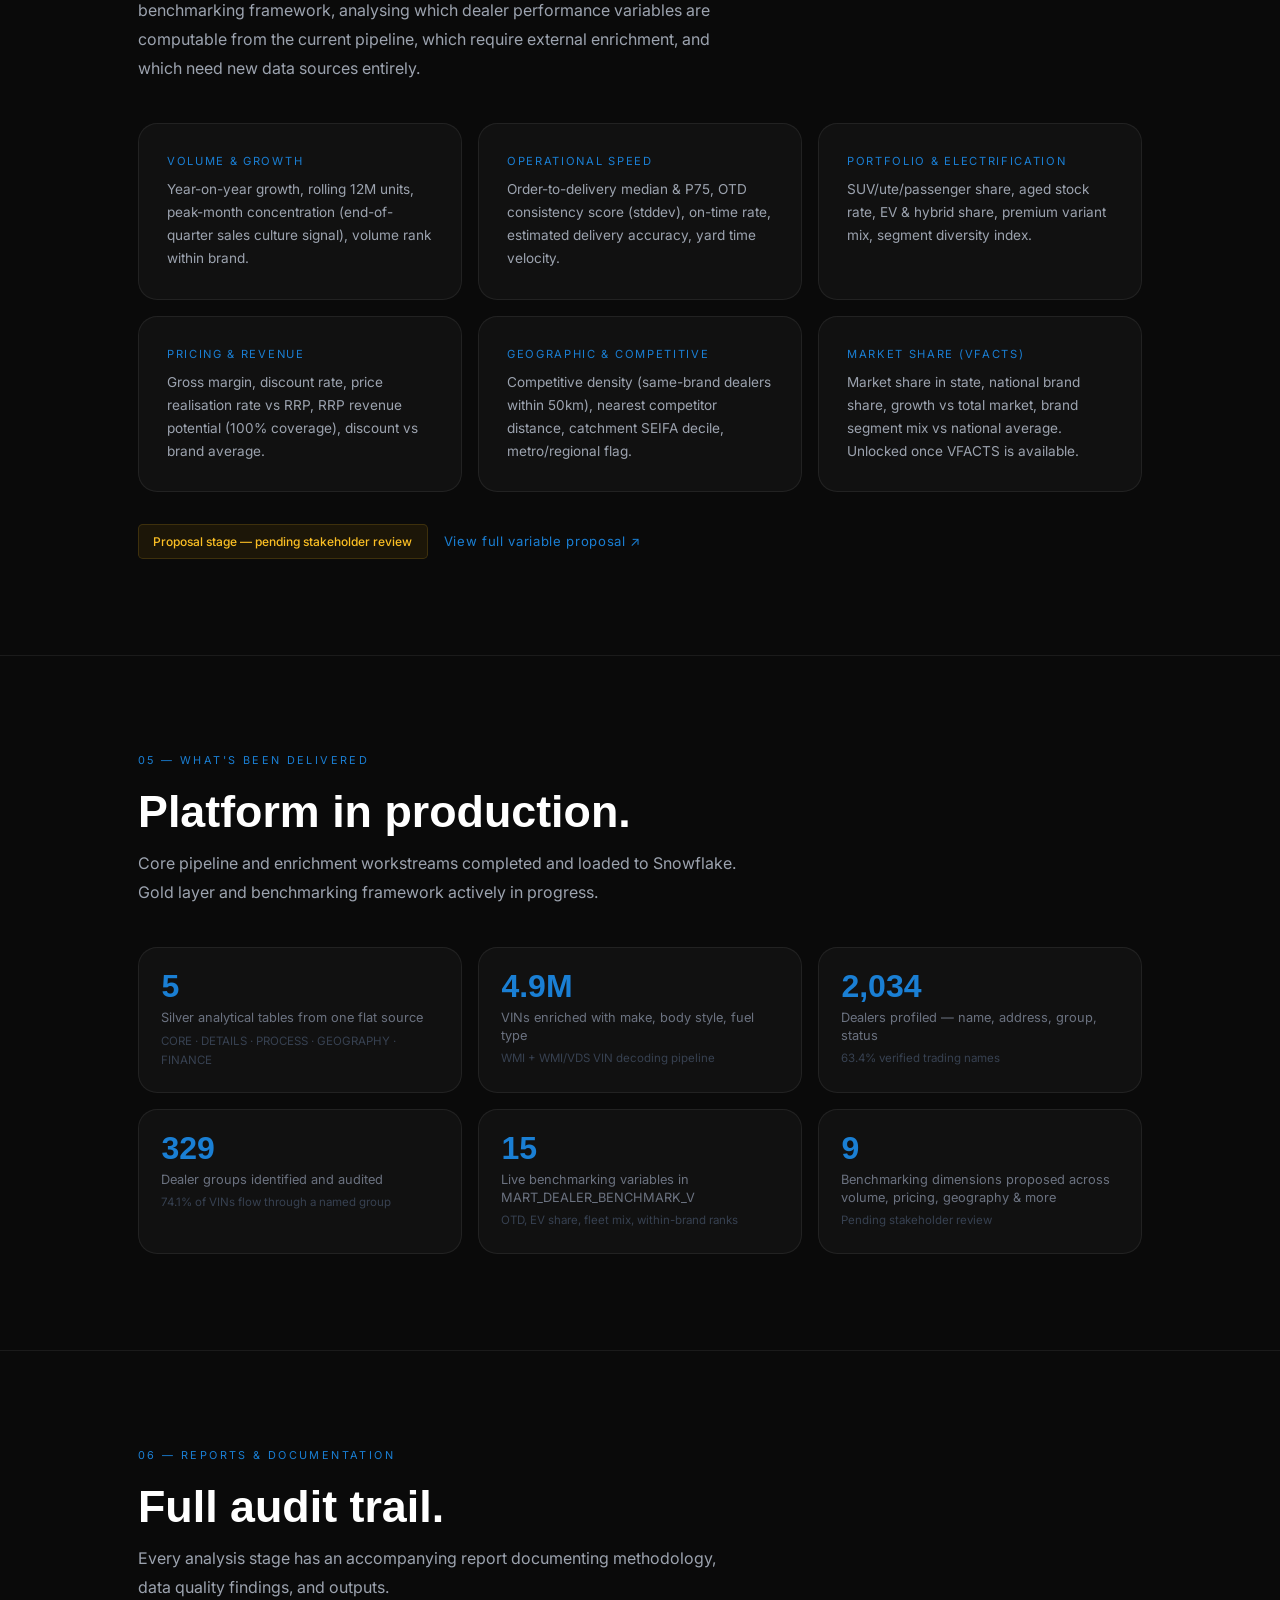
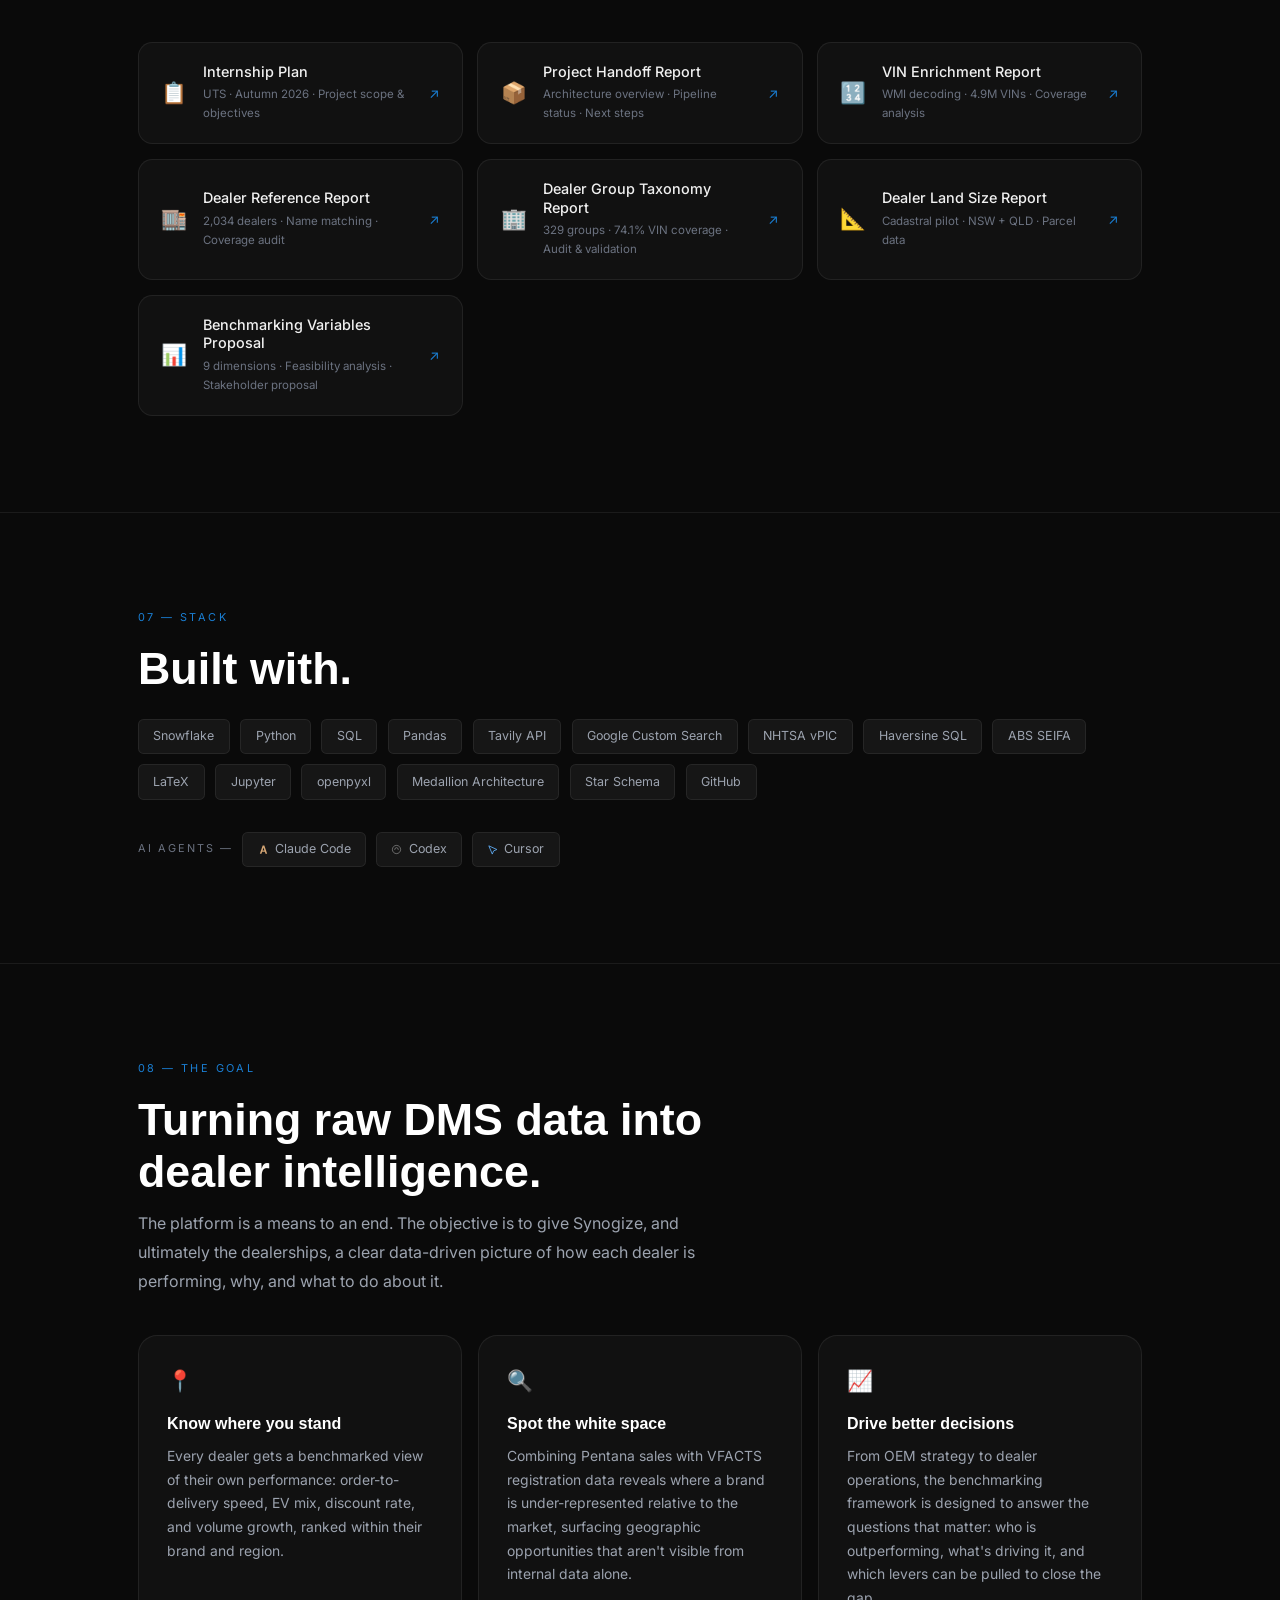
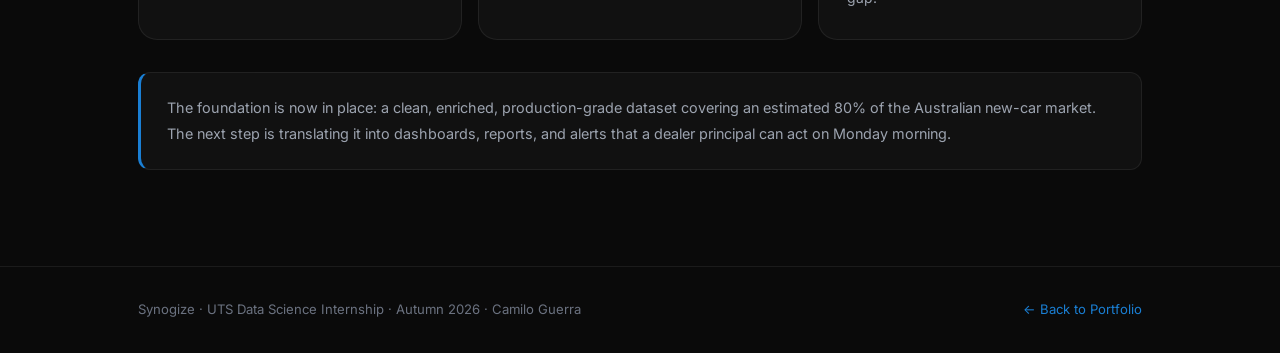
<file: pentana.html>
<!DOCTYPE html>
<html lang="en">
<head>
  <meta charset="UTF-8" />
  <meta name="viewport" content="width=device-width, initial-scale=1.0" />
  <title>Pentana Dealership Analytics — Synogize · Camilo Guerra</title>
  <link rel="preconnect" href="https://fonts.googleapis.com" />
  <link rel="preconnect" href="https://api.fontshare.com" />
  <link href="https://api.fontshare.com/v2/css?f[]=cabinet-grotesk@800,700,500&display=swap" rel="stylesheet" />
  <link href="https://fonts.googleapis.com/css2?family=Inter:wght@300;400;500;600&display=swap" rel="stylesheet" />
  <style>
    *, *::before, *::after { box-sizing: border-box; margin: 0; padding: 0; }
    :root {
      --bg:       #0a0a0a;
      --card:     #111111;
      --border:   rgba(255,255,255,0.07);
      --syn:      #005293;
      --syn2:     #1a7fd4;
      --syn-dim:  rgba(0,82,147,0.12);
      --syn-glow: rgba(26,127,212,0.4);
      --text:     #f0f0f0;
      --muted:    #6b7280;
      --sub:      #9ca3af;
      --radius:   1.2rem;
      --wrap:     1100px;
      --px:       clamp(1.25rem, 4vw, 3rem);
    }
    html { scroll-behavior: smooth; }
    body { background: var(--bg); color: var(--text); font-family: 'Inter', sans-serif; -webkit-font-smoothing: antialiased; overflow-x: hidden; line-height: 1.65; }
    .display { font-family: 'Cabinet Grotesk', sans-serif; }
    ::selection { background: var(--syn); color: #fff; }
    ::-webkit-scrollbar { width: 3px; }
    ::-webkit-scrollbar-thumb { background: var(--syn); border-radius: 2px; }

    /* ── LAYOUT ── */
    .wrap { max-width: var(--wrap); margin: 0 auto; padding: 0 var(--px); }
    section { padding: 6rem 0; }
    section + section { border-top: 1px solid var(--border); }

    /* ── NAV ── */
    nav {
      position: fixed; top: 0; left: 0; right: 0; z-index: 100;
      background: rgba(10,10,10,0.88); backdrop-filter: blur(14px);
      border-bottom: 1px solid var(--border);
    }
    .nav-inner {
      max-width: var(--wrap); margin: 0 auto; padding: 1.1rem var(--px);
      display: flex; align-items: center; justify-content: space-between;
    }
    .nav-brand { display: flex; align-items: center; gap: 0.75rem; text-decoration: none; }
    .syn-logo {
      display: flex; align-items: center; gap: 0.45rem;
      font-family: 'Cabinet Grotesk', sans-serif; font-weight: 800;
      font-size: 1rem; letter-spacing: -0.01em;
    }
    .syn-logo .syn-mark {
      width: 26px; height: 26px; border-radius: 6px;
      background: linear-gradient(135deg, var(--syn) 0%, var(--syn2) 100%);
      display: flex; align-items: center; justify-content: center;
      font-size: 0.75rem; color: #fff; font-weight: 900;
    }
    .syn-logo .syn-name { color: var(--text); }
    .syn-logo .syn-sep { color: var(--muted); font-weight: 400; margin: 0 0.1rem; }
    .syn-logo .syn-sub { color: var(--muted); font-weight: 500; font-size: 0.9rem; }
    .nav-right { display: flex; align-items: center; gap: 1.5rem; }
    .nav-link { font-size: 0.72rem; letter-spacing: 0.14em; text-transform: uppercase; color: var(--muted); text-decoration: none; transition: color 0.2s; }
    .nav-link:hover { color: var(--syn2); }
    .nav-btn {
      font-size: 0.72rem; letter-spacing: 0.1em; text-transform: uppercase;
      color: var(--syn2); border: 1px solid rgba(26,127,212,0.35);
      padding: 0.45rem 1rem; border-radius: 0.4rem; text-decoration: none;
      transition: background 0.2s, border-color 0.2s;
    }
    .nav-btn:hover { background: var(--syn-dim); border-color: var(--syn2); }

    /* ── LABEL / EYEBROW ── */
    .label { font-size: 0.68rem; letter-spacing: 0.22em; text-transform: uppercase; color: var(--syn2); margin-bottom: 1rem; }

    /* ── HERO ── */
    #hero {
      min-height: 100vh; display: flex; flex-direction: column;
      justify-content: center; padding-top: 7rem; padding-bottom: 4rem;
      position: relative; overflow: hidden;
    }
    .hero-grid {
      position: absolute; inset: 0;
      background-image: linear-gradient(rgba(0,82,147,0.035) 1px, transparent 1px), linear-gradient(90deg, rgba(0,82,147,0.035) 1px, transparent 1px);
      background-size: 64px 64px;
      mask-image: radial-gradient(ellipse 90% 80% at 20% 30%, black 30%, transparent 80%);
    }
    .hero-glow {
      position: absolute; width: 700px; height: 500px; top: -80px; left: -100px;
      background: radial-gradient(ellipse, rgba(0,82,147,0.1) 0%, transparent 65%);
      pointer-events: none;
    }
    .hero-content { position: relative; }
    .badge {
      display: inline-flex; align-items: center; gap: 0.55rem;
      font-size: 0.68rem; padding: 0.45rem 1.1rem; border-radius: 999px;
      border: 1px solid rgba(26,127,212,0.4); color: var(--syn2);
      background: rgba(0,0,0,0.4); backdrop-filter: blur(8px);
      letter-spacing: 0.15em; text-transform: uppercase; margin-bottom: 2rem;
    }
    .badge-dot { width: 5px; height: 5px; border-radius: 50%; background: var(--syn2); animation: pulse 2s infinite; }
    @keyframes pulse { 0%,100%{opacity:1;transform:scale(1)} 50%{opacity:0.4;transform:scale(1.4)} }
    h1.hero-title {
      font-family: 'Cabinet Grotesk', sans-serif; font-weight: 800;
      font-size: clamp(3rem, 6.5vw, 5.8rem); color: #fff;
      line-height: 1.06; letter-spacing: -0.025em; margin-bottom: 1.5rem;
    }
    h1.hero-title .accent { color: var(--syn2); }
    .hero-desc {
      color: var(--sub); font-size: clamp(0.95rem, 1.5vw, 1.1rem);
      max-width: 560px; line-height: 1.8; margin-bottom: 2.5rem;
    }
    .hero-actions { display: flex; flex-wrap: wrap; gap: 0.75rem; margin-bottom: 4rem; }
    .btn-primary {
      font-size: 0.82rem; font-weight: 500; padding: 0.7rem 1.5rem; border-radius: 0.5rem;
      background: var(--syn); color: #fff; text-decoration: none;
      border: 1px solid var(--syn); transition: background 0.2s;
    }
    .btn-primary:hover { background: var(--syn2); border-color: var(--syn2); }
    .btn-ghost {
      font-size: 0.82rem; font-weight: 500; padding: 0.7rem 1.5rem; border-radius: 0.5rem;
      background: transparent; color: var(--sub); text-decoration: none;
      border: 1px solid var(--border); transition: border-color 0.2s, color 0.2s;
    }
    .btn-ghost:hover { border-color: rgba(255,255,255,0.2); color: var(--text); }

    /* ── STAT BAR ── */
    .stat-bar {
      display: grid; grid-template-columns: repeat(5, 1fr);
      border: 1px solid var(--border); border-radius: var(--radius);
      background: var(--card); overflow: hidden;
    }
    .stat-item {
      padding: 1.4rem 1.2rem; border-right: 1px solid var(--border);
      text-align: left;
    }
    .stat-item:last-child { border-right: none; }
    .stat-value { font-family: 'Cabinet Grotesk', sans-serif; font-weight: 800; font-size: 1.8rem; color: var(--syn2); display: block; line-height: 1; }
    .stat-label { font-size: 0.72rem; color: var(--muted); margin-top: 0.35rem; display: block; line-height: 1.4; }

    /* ── SECTION HEADERS ── */
    h2.sh { font-family: 'Cabinet Grotesk', sans-serif; font-weight: 800; font-size: clamp(1.9rem, 3.5vw, 2.9rem); color: #fff; line-height: 1.15; margin-bottom: 0.75rem; }
    p.sd { color: var(--sub); font-size: 1rem; max-width: 600px; line-height: 1.8; margin-bottom: 2.5rem; }

    /* ── CARDS ── */
    .card { background: var(--card); border: 1px solid var(--border); border-radius: var(--radius); padding: 1.75rem; transition: border-color 0.2s, transform 0.2s; }
    .card:hover { border-color: var(--syn-glow); transform: translateY(-2px); }
    .card-grid { display: grid; grid-template-columns: repeat(auto-fill, minmax(280px,1fr)); gap: 1rem; }

    /* ── ARCHITECTURE ── */
    .arch-flow { display: flex; flex-direction: column; gap: 0; }
    .arch-connector { display: flex; align-items: center; height: 2.5rem; padding-left: 5rem; }
    .arch-connector-line { width: 1px; height: 100%; background: linear-gradient(to bottom, transparent, var(--syn2), transparent); margin: 0 auto 0 0; flex-shrink: 0; width: 1px; }

    .arch-row { display: grid; grid-template-columns: 9rem 1fr; gap: 1.5rem; align-items: start; }
    .arch-badge {
      display: flex; flex-direction: column; align-items: center; justify-content: center;
      padding: 1.1rem 0.5rem; border-radius: 0.75rem; text-align: center;
      font-family: 'Cabinet Grotesk', sans-serif; font-weight: 800; font-size: 0.95rem;
      letter-spacing: 0.06em; min-height: 72px; border: 1.5px solid; gap: 0.25rem;
    }
    .arch-badge-sub { font-family: 'Inter', sans-serif; font-weight: 400; font-size: 0.6rem; color: var(--muted); letter-spacing: 0; }
    .bronze-b { background: rgba(180,80,10,0.07); border-color: rgba(217,119,6,0.3); color: #d97706; }
    .silver-b { background: rgba(100,116,139,0.07); border-color: rgba(148,163,184,0.3); color: #94a3b8; }
    .gold-b   { background: rgba(202,138,4,0.07); border-color: rgba(234,179,8,0.3); color: #eab308; }
    .ai-b     { background: rgba(0,82,147,0.09); border-color: rgba(26,127,212,0.35); color: var(--syn2); }

    .arch-body { padding-top: 0.2rem; }
    .arch-note { font-size: 0.85rem; color: var(--sub); line-height: 1.7; margin-bottom: 0.9rem; }
    .arch-chips { display: flex; flex-wrap: wrap; gap: 0.45rem; }
    .chip {
      font-size: 0.7rem; padding: 0.3rem 0.7rem; border-radius: 0.35rem;
      background: #1a1a1a; color: #6b7280; border: 1px solid rgba(255,255,255,0.05);
      font-family: 'Inter', monospace;
    }
    .chip.hi { background: rgba(0,82,147,0.1); color: var(--syn2); border-color: rgba(26,127,212,0.2); }
    .chip.amber { background: rgba(180,100,10,0.1); color: #f59e0b; border-color: rgba(245,158,11,0.2); }

    .arch-table-desc { font-size: 0.72rem; color: var(--muted); margin-top: 0.25rem; margin-bottom: 0.6rem; line-height: 1.5; }

    /* ── ENRICHMENT ── */
    .enrich-grid { display: grid; grid-template-columns: repeat(auto-fill, minmax(320px,1fr)); gap: 1.1rem; }
    .enrich-card {
      background: var(--card); border: 1px solid var(--border); border-radius: var(--radius);
      padding: 1.6rem; position: relative; overflow: hidden;
      transition: border-color 0.2s, transform 0.2s;
    }
    .enrich-card:hover { border-color: var(--syn-glow); transform: translateY(-2px); }
    .enrich-card::before { content:''; position:absolute; top:0; left:0; right:0; height:2px; background: linear-gradient(90deg, var(--syn), var(--syn2)); }
    .enrich-title { font-family: 'Cabinet Grotesk', sans-serif; font-weight: 700; font-size: 1.05rem; color: #fff; margin-bottom: 0.6rem; }
    .enrich-body { font-size: 0.85rem; color: var(--sub); line-height: 1.75; }
    .enrich-footer { margin-top: 1.1rem; padding-top: 1.1rem; border-top: 1px solid var(--border); display: flex; align-items: center; justify-content: space-between; flex-wrap: wrap; gap: 0.5rem; }
    .tag { display: inline-flex; align-items: center; gap: 0.35rem; font-size: 0.65rem; padding: 0.25rem 0.6rem; border-radius: 0.3rem; font-weight: 500; }
    .tag-done     { background: rgba(0,128,80,0.1); color: #4ade80; border: 1px solid rgba(74,222,128,0.15); }
    .tag-progress { background: rgba(190,140,0,0.1); color: #fbbf24; border: 1px solid rgba(251,191,36,0.15); }
    .tag-pending  { background: rgba(100,60,160,0.1); color: #a78bfa; border: 1px solid rgba(167,139,250,0.15); }
    .tag-team     { background: rgba(16,185,129,0.08); color: #34d399; border: 1px solid rgba(52,211,153,0.15); }
    .report-link { font-size: 0.72rem; color: var(--syn2); text-decoration: none; letter-spacing: 0.05em; transition: opacity 0.2s; }
    .report-link:hover { opacity: 0.75; text-decoration: underline; }

    /* ── PROGRESS SECTION ── */
    .progress-grid { display: grid; grid-template-columns: repeat(auto-fill, minmax(240px,1fr)); gap: 1rem; }
    .prog-card { background: var(--card); border: 1px solid var(--border); border-radius: var(--radius); padding: 1.4rem; }
    .prog-val { font-family: 'Cabinet Grotesk', sans-serif; font-weight: 800; font-size: 2rem; color: var(--syn2); line-height: 1; }
    .prog-label { font-size: 0.8rem; color: var(--muted); margin-top: 0.4rem; line-height: 1.4; }
    .prog-sub { font-size: 0.72rem; color: #374151; margin-top: 0.3rem; }

    /* ── REPORTS ── */
    .reports-grid { display: grid; grid-template-columns: repeat(auto-fill, minmax(280px,1fr)); gap: 0.9rem; }
    .report-card {
      background: var(--card); border: 1px solid var(--border); border-radius: 0.9rem;
      padding: 1.25rem 1.4rem; display: flex; align-items: center; justify-content: space-between;
      text-decoration: none; transition: border-color 0.2s, background 0.2s;
      gap: 1rem;
    }
    .report-card:hover { border-color: var(--syn-glow); background: #161616; }
    .report-icon { font-size: 1.3rem; flex-shrink: 0; }
    .report-info { flex: 1; }
    .report-title { font-size: 0.9rem; font-weight: 500; color: var(--text); line-height: 1.3; }
    .report-meta  { font-size: 0.72rem; color: var(--muted); margin-top: 0.25rem; }
    .report-arrow { color: var(--syn2); font-size: 0.85rem; flex-shrink: 0; }

    /* ── TECH ── */
    .tech-chips { display: flex; flex-wrap: wrap; gap: 0.65rem; }
    .tech-chip { font-size: 0.78rem; padding: 0.4rem 0.9rem; border-radius: 0.35rem; background: #161616; color: var(--sub); border: 1px solid var(--border); transition: border-color 0.2s, color 0.2s; }
    .tech-chip:hover { border-color: var(--syn-glow); color: var(--syn2); }

    /* ── LOGO ROW ── */
    .logo-row { display: flex; flex-wrap: wrap; align-items: center; gap: 2rem; margin-bottom: 2.5rem; }
    .logo-item { display: flex; align-items: center; gap: 0.6rem; text-decoration: none; opacity: 0.7; transition: opacity 0.2s; }
    .logo-item:hover { opacity: 1; }
    .logo-item img { height: 28px; width: auto; filter: brightness(0) invert(1); }
    .logo-label { font-size: 0.75rem; color: var(--muted); }

    /* ── AGENT CARDS ── */
    .agent-grid { display: grid; grid-template-columns: repeat(auto-fill, minmax(300px,1fr)); gap: 1rem; margin-top: 1.5rem; }
    .agent-card { background: var(--card); border: 1px solid var(--border); border-radius: var(--radius); padding: 1.4rem 1.6rem; display: flex; gap: 1rem; align-items: flex-start; transition: border-color 0.2s; }
    .agent-card:hover { border-color: rgba(255,255,255,0.12); }
    .agent-icon { width: 36px; height: 36px; border-radius: 0.5rem; display: flex; align-items: center; justify-content: center; flex-shrink: 0; font-size: 1rem; }
    .agent-name { font-family: 'Cabinet Grotesk', sans-serif; font-weight: 700; font-size: 0.95rem; color: #fff; margin-bottom: 0.35rem; }
    .agent-desc { font-size: 0.82rem; color: var(--sub); line-height: 1.65; }

    /* ── FOOTER ── */
    footer { border-top: 1px solid var(--border); padding: 2rem 0; }
    .footer-inner { max-width: var(--wrap); margin: 0 auto; padding: 0 var(--px); display: flex; align-items: center; justify-content: space-between; flex-wrap: wrap; gap: 1rem; color: var(--muted); font-size: 0.82rem; }
    footer a { color: var(--syn2); text-decoration: none; }
    footer a:hover { text-decoration: underline; }

    /* ── FADE IN ── */
    .fi { opacity: 0; transform: translateY(20px); transition: opacity 0.65s ease, transform 0.65s ease; }
    .fi.vis { opacity: 1; transform: translateY(0); }
    .fi-d1 { transition-delay: 0.1s; }
    .fi-d2 { transition-delay: 0.2s; }
    .fi-d3 { transition-delay: 0.3s; }

    @media (max-width: 700px) {
      .arch-row { grid-template-columns: 7rem 1fr; }
      .stat-bar { grid-template-columns: repeat(3,1fr); }
      .stat-item:nth-child(3) { border-right: none; }
    }
    @media (max-width: 480px) {
      .stat-bar { grid-template-columns: 1fr 1fr; }
      .stat-item:nth-child(2) { border-right: none; }
    }
  </style>
</head>
<body>

<!-- ── NAV ──────────────────────────────────────────────────────────── -->
<nav>
  <div class="nav-inner">
    <a class="nav-brand" href="/professional-porfolio/">
      <div class="syn-logo">
        <span class="syn-mark">S</span>
        <span class="syn-name">Synogize</span>
        <span class="syn-sep">/</span>
        <span class="syn-sub">Pentana Analytics</span>
      </div>
    </a>
    <div class="nav-right">
      <a class="nav-link" href="#enrichment">Enrichment</a>
      <a class="nav-link" href="#reports">Reports</a>
      <a class="nav-link" href="#tech">Stack</a>
      <a class="nav-btn" href="/professional-porfolio/#projects">← Portfolio</a>
    </div>
  </div>
</nav>

<!-- ── HERO ─────────────────────────────────────────────────────────── -->
<section id="hero">
  <div class="hero-grid"></div>
  <div class="hero-glow"></div>
  <div class="wrap hero-content">

    <div class="badge fi"><span class="badge-dot"></span>Data Engineering · AI Enrichment · UTS Internship · Autumn 2026</div>

    <h1 class="hero-title fi fi-d1">
      Pentana<br/><span class="accent">Dealership</span><br/>Analytics
    </h1>

    <p class="hero-desc fi fi-d2">
      Transforming raw Australian dealership DMS data covering an estimated
      <strong style="color:var(--text)">80% of the national market</strong> into a
      production-grade Snowflake analytics platform with a layered AI enrichment pipeline.
    </p>

    <div class="hero-actions fi fi-d3">
      <a class="btn-primary" href="#architecture">Explore the Architecture</a>
      <a class="btn-ghost" href="/reports/internship_plan.pdf" target="_blank">Internship Plan ↗</a>
      <a class="btn-ghost" href="https://github.com/camilouribeg" target="_blank">GitHub ↗</a>
    </div>

    <div class="stat-bar fi">
      <div class="stat-item">
        <span class="stat-value">~8.7M</span>
        <span class="stat-label">Raw Bronze rows (full history)</span>
      </div>
      <div class="stat-item">
        <span class="stat-value">4.9M</span>
        <span class="stat-label">Unique VINs — new vehicles (Silver)</span>
      </div>
      <div class="stat-item">
        <span class="stat-value">2,034</span>
        <span class="stat-label">Dealer proxy keys analysed</span>
      </div>
      <div class="stat-item">
        <span class="stat-value">329</span>
        <span class="stat-label">Dealer groups identified</span>
      </div>
      <div class="stat-item">
        <span class="stat-value">~80%</span>
        <span class="stat-label">Est. Australian new-car market coverage</span>
      </div>
    </div>

  </div>
</section>

<!-- ── CONTEXT ───────────────────────────────────────────────────────── -->
<section id="context">
  <div class="wrap">
    <p class="label fi">01 — The Starting Point</p>
    <h2 class="sh fi">One flat table.<br/>No analytics layer.</h2>
    <p class="sd fi">Pentana ERA Power is a dealership management system used by approximately 80% of Australian new-car franchise dealerships. The raw data export was a single flat table: 8.7M rows, 143 columns, no structure optimised for analytics. Of those rows, 4.9M represent unique new vehicle VINs, which is the working dataset for this project.</p>

    <div class="fi" style="margin-bottom:2.5rem">
      <a href="https://www.pentanasolutions.com" target="_blank" rel="noreferrer"
         style="display:inline-flex;align-items:center;gap:0.85rem;background:#111;border:1px solid var(--border);border-radius:0.65rem;padding:0.8rem 1.2rem;text-decoration:none;transition:border-color 0.2s"
         onmouseover="this.style.borderColor='rgba(26,127,212,0.35)'" onmouseout="this.style.borderColor='var(--border)'">
        <div style="background:#1A3A5C;border-radius:0.4rem;padding:0.35rem 0.65rem;font-family:'Cabinet Grotesk',sans-serif;font-weight:800;font-size:0.8rem;color:#5BA4D4;letter-spacing:0.04em">ERA POWER</div>
        <div>
          <div style="font-size:0.82rem;font-weight:500;color:var(--text)">Pentana Solutions</div>
          <div style="font-size:0.72rem;color:var(--muted)">pentanasolutions.com · Data source</div>
        </div>
        <span style="color:var(--syn2);font-size:0.75rem;margin-left:0.25rem">↗</span>
      </a>
    </div>

    <div class="card-grid">
      <div class="card fi">
        <div style="font-size:1.4rem;margin-bottom:0.75rem">🏗️</div>
        <div style="font-family:'Cabinet Grotesk',sans-serif;font-weight:700;color:#fff;margin-bottom:0.5rem">No medallion structure</div>
        <div style="font-size:0.87rem;color:var(--sub);line-height:1.7">Raw data in a single Bronze table with no Silver cleaning or Gold business layer. Every query hit the full dataset without structure or optimisation.</div>
      </div>
      <div class="card fi fi-d1">
        <div style="font-size:1.4rem;margin-bottom:0.75rem">🔍</div>
        <div style="font-family:'Cabinet Grotesk',sans-serif;font-weight:700;color:#fff;margin-bottom:0.5rem">No dealer identity</div>
        <div style="font-size:0.87rem;color:var(--sub);line-height:1.7">Dealers identified only by postcode + brand proxy. No verified names, no group structure, no geographic or competitive context to anchor analysis.</div>
      </div>
      <div class="card fi fi-d2">
        <div style="font-size:1.4rem;margin-bottom:0.75rem">📊</div>
        <div style="font-family:'Cabinet Grotesk',sans-serif;font-weight:700;color:#fff;margin-bottom:0.5rem">No benchmarking</div>
        <div style="font-size:0.87rem;color:var(--sub);line-height:1.7">No way to compare dealers on performance. A dealer had no peer context for their order-to-delivery speed, EV share, or sales growth relative to the brand.</div>
      </div>
    </div>
  </div>
</section>

<!-- ── ARCHITECTURE ──────────────────────────────────────────────────── -->
<section id="architecture">
  <div class="wrap">
    <p class="label fi">02 — Medallion Architecture</p>
    <div class="fi" style="display:flex;align-items:center;gap:1rem;margin-bottom:0.75rem;flex-wrap:wrap">
      <h2 class="sh" style="margin-bottom:0">Bronze → Silver → Gold<br/>on Snowflake</h2>
      <a href="https://www.snowflake.com" target="_blank" rel="noreferrer" style="display:inline-flex;align-items:center;gap:0.55rem;background:rgba(41,181,232,0.07);border:1px solid rgba(41,181,232,0.2);border-radius:0.55rem;padding:0.45rem 0.9rem;text-decoration:none;transition:background 0.2s;flex-shrink:0"
         onmouseover="this.style.background='rgba(41,181,232,0.12)'" onmouseout="this.style.background='rgba(41,181,232,0.07)'">
        <!-- Snowflake logo mark (simplified) -->
        <svg width="18" height="18" viewBox="0 0 32 32" fill="#29B5E8" xmlns="http://www.w3.org/2000/svg">
          <path d="M16 2a2 2 0 0 0-2 2v3.17l-2.29-2.3a2 2 0 0 0-2.83 2.83L12.17 11H4a2 2 0 0 0 0 4h8.17L8.88 18.3a2 2 0 1 0 2.83 2.83L14 18.83V22a2 2 0 0 0 4 0v-3.17l2.29 2.3a2 2 0 0 0 2.83-2.83L19.83 15H28a2 2 0 0 0 0-4h-8.17l3.29-3.3a2 2 0 0 0-2.83-2.83L18 7.17V4a2 2 0 0 0-2-2z"/>
        </svg>
        <span style="font-size:0.75rem;font-weight:600;color:#29B5E8;font-family:'Cabinet Grotesk',sans-serif">Snowflake</span>
      </a>
    </div>
    <p class="sd fi">A staged pipeline built in Snowflake SQL and Python. The key design decision was splitting the Silver layer into five focused analytical tables rather than cleaning one wide flat table, each purpose-built for a downstream use case.</p>

    <div class="arch-flow">

      <!-- BRONZE -->
      <div class="arch-row fi">
        <div class="arch-badge bronze-b">BRONZE<span class="arch-badge-sub">Raw · Preserved</span></div>
        <div class="arch-body">
          <p class="arch-note">The full Pentana ERA Power export preserved as-is. Source of truth, no transformations applied. The complete history of ~8.7M rows across all vehicle types is retained here.</p>
          <div class="arch-chips">
            <span class="chip">VW_VEHICLE_SALES</span>
            <span class="chip">~8.7M rows</span>
            <span class="chip">143 columns</span>
            <span class="chip">All vehicle types</span>
          </div>
        </div>
      </div>

      <div class="arch-connector"><div style="width:1px;height:100%;background:linear-gradient(to bottom,rgba(26,127,212,0.2),rgba(26,127,212,0.6),rgba(26,127,212,0.2));margin-left:4.4rem"></div></div>

      <!-- SILVER -->
      <div class="arch-row fi">
        <div class="arch-badge silver-b">SILVER<span class="arch-badge-sub">Cleaned · Split</span></div>
        <div class="arch-body">
          <p class="arch-note">Cleaned, standardised, and split into five purpose-built analytical tables focusing on the 4.9M unique new vehicle VINs. VIN-level enrichment applied for vehicle descriptors (make, body style, fuel type, seats, transmission).</p>
          <div style="display:flex;flex-direction:column;gap:0.6rem;margin-bottom:0.75rem">
            <div><div class="arch-chips" style="margin-bottom:0.2rem"><span class="chip hi">VEHICLE_SALES_SILVER_CORE_T</span></div><p class="arch-table-desc">Transaction-level measures: sale price, cost price, discounts, gross profit, deposit, trade-in amounts.</p></div>
            <div><div class="arch-chips" style="margin-bottom:0.2rem"><span class="chip hi">VEHICLE_DETAILS_SILVER_T</span></div><p class="arch-table-desc">Vehicle specification attributes: make, model, body style, fuel type, seats, transmission, drive type.</p></div>
            <div><div class="arch-chips" style="margin-bottom:0.2rem"><span class="chip hi">VEHICLE_SALES_PROCESS_SILVER_T</span></div><p class="arch-table-desc">All lifecycle dates: order, deal, invoice, delivery, scheduled delivery, estimated delivery, with chronology flags.</p></div>
            <div><div class="arch-chips" style="margin-bottom:0.2rem"><span class="chip hi">VEHICLE_GEOGRAPHY_SILVER_T</span></div><p class="arch-table-desc">Dealer postcode, delivery postcode, and delivery state. The spatial layer for all geographic analysis.</p></div>
            <div><div class="arch-chips" style="margin-bottom:0.2rem"><span class="chip hi">VEHICLE_FINANCE_SUPPORT_SILVER_T</span></div><p class="arch-table-desc">Finance contract ID, type, term, interest rate, commission, and residual amounts where populated.</p></div>
          </div>
          <div class="arch-chips">
            <span class="chip">VIN_WMI_DICTIONARY_T</span>
            <span class="chip">VEHICLE_VIN_ENRICHMENT_SILVER_T</span>
            <span class="chip">DEALER_REFERENCE_T</span>
          </div>
        </div>
      </div>

      <div class="arch-connector"><div style="width:1px;height:100%;background:linear-gradient(to bottom,rgba(26,127,212,0.2),rgba(26,127,212,0.6),rgba(26,127,212,0.2));margin-left:4.4rem"></div></div>

      <!-- GOLD -->
      <div class="arch-row fi">
        <div class="arch-badge gold-b">GOLD<span class="arch-badge-sub">Star Schema · In progress</span></div>
        <div class="arch-body">
          <p class="arch-note">Star schema with a central fact table and dimension tables. Business-ready mart views for reporting and benchmarking. <span class="chip amber" style="display:inline;padding:0.2rem 0.5rem">In progress</span></p>
          <div style="display:flex;flex-direction:column;gap:0.5rem;margin-bottom:0.75rem">
            <div><div class="arch-chips" style="margin-bottom:0.2rem"><span class="chip hi">FACT_VEHICLE_SALES</span></div><p class="arch-table-desc">Central fact table joining all Silver dimensions, the query entry point for all Gold analytics.</p></div>
            <div><div class="arch-chips" style="margin-bottom:0.2rem"><span class="chip hi">DIM_VEHICLE · DIM_DEALER · DIM_DATE · DIM_STATE</span></div><p class="arch-table-desc">Conformed dimensions enabling slicing by vehicle, dealer, time, and geography.</p></div>
            <div><div class="arch-chips" style="margin-bottom:0.2rem"><span class="chip hi">MART_DEALER_BENCHMARK_V</span></div><p class="arch-table-desc">Aggregated dealer-level benchmarking view with 15 metrics live including OTD, EV share, fleet mix, and within-brand rankings.</p></div>
          </div>
          <div class="arch-chips">
            <span class="chip">MART_MARGIN_ANALYSIS_V</span>
            <span class="chip">MART_VEHICLE_SALES_OVERVIEW_V</span>
            <span class="chip">MART_MAKE_STATE_SALES_V</span>
          </div>
        </div>
      </div>

      <div class="arch-connector"><div style="width:1px;height:100%;background:linear-gradient(to bottom,rgba(26,127,212,0.2),rgba(26,127,212,0.6),rgba(26,127,212,0.2));margin-left:4.4rem"></div></div>

      <!-- AI -->
      <div class="arch-row fi">
        <div class="arch-badge ai-b">AI LAYER<span class="arch-badge-sub">Enrichment</span></div>
        <div class="arch-body">
          <p class="arch-note">External enrichment pipeline using web scraping, AI agents, VIN decoding APIs, and free external datasets to fill gaps the DMS cannot answer on its own.</p>
          <div class="arch-chips">
            <span class="chip hi">DEALER_GROUP_ENRICHED_T</span>
            <span class="chip">DEALER_LAND_SIZE (pilot)</span>
            <span class="chip">VIN enrichment (live)</span>
            <span class="chip">VFACTS_REFERENCE_T (pending)</span>
          </div>
        </div>
      </div>

    </div>
  </div>
</section>

<!-- ── AI ENRICHMENT ─────────────────────────────────────────────────── -->
<section id="enrichment">
  <div class="wrap">
    <p class="label fi">03 — AI Enrichment Layer</p>
    <h2 class="sh fi">Filling the gaps the DMS can't answer.</h2>
    <p class="sd fi">With the analytics foundation in place, the project moved into an AI-assisted enrichment layer, combining web scraping, API decoding, and external datasets to unlock dealer intelligence that isn't captured in the raw sales data.</p>

    <div class="enrich-grid">

      <div class="enrich-card fi">
        <div class="enrich-title">VIN Decoding & Vehicle Enrichment</div>
        <div class="enrich-body">The source data has inconsistent vehicle descriptors: make, body style, fuel type, and seats are partially missing or incorrectly labelled. A two-phase VIN decoding pipeline (WMI-based + WMI+VDS) enriched 4.9M VINs using the NHTSA vPIC API and a curated internal WMI dictionary.</div>
        <div class="enrich-footer">
          <div style="display:flex;gap:0.4rem;flex-wrap:wrap">
            <span class="tag tag-done">Complete</span>
          </div>
          <a class="report-link" href="/professional-porfolio/reports/vin_enrichment_report.pdf" target="_blank">VIN Enrichment Report ↗</a>
        </div>
      </div>

      <div class="enrich-card fi fi-d1">
        <div class="enrich-title">Dealer Name & Identity</div>
        <div class="enrich-body">The raw data identifies dealers only by postcode and brand, with no names or addresses. A web research pipeline using Tavily API and Google Custom Search resolved verified trading names, street addresses, and match confidence for 2,034 dealer proxy keys (63.4% verified).</div>
        <div class="enrich-footer">
          <div style="display:flex;gap:0.4rem;flex-wrap:wrap">
            <span class="tag tag-done">Complete</span>
          </div>
          <a class="report-link" href="/professional-porfolio/reports/dealer_report.pdf" target="_blank">Dealer Reference Report ↗</a>
        </div>
      </div>

      <div class="enrich-card fi fi-d2">
        <div class="enrich-title">Dealer Group Taxonomy</div>
        <div class="enrich-body">Automotive dealers operate within ownership groups (e.g. Eagers Automotive, Servco, Peter Warren). A multi-tier resolution pipeline using web-verified lookups, name-prefix clustering, and algorithmic multi-site grouping mapped 329 named groups across 2,034 dealers, covering 74.1% of 4.9M VINs.</div>
        <div class="enrich-footer">
          <div style="display:flex;gap:0.4rem;flex-wrap:wrap">
            <span class="tag tag-done">Complete</span>
          </div>
          <a class="report-link" href="/professional-porfolio/reports/dealer_group_report.pdf" target="_blank">Dealer Group Report ↗</a>
        </div>
      </div>

      <div class="enrich-card fi">
        <div class="enrich-title">Dealer Land Size</div>
        <div class="enrich-body">Physical lot size (sqm) is a proxy for a dealer's stock capacity and operational scale. Cadastral parcel data was queried for each dealer address via land registry lookups. East-coast pilot covers NSW and Queensland.</div>
        <div class="enrich-footer">
          <div style="display:flex;gap:0.4rem;flex-wrap:wrap">
            <span class="tag tag-progress">In progress — NSW &amp; QLD pilot complete</span>
          </div>
          <a class="report-link" href="/professional-porfolio/reports/dealer_land_size_report.pdf" target="_blank">Land Size Report ↗</a>
        </div>
      </div>

      <div class="enrich-card fi fi-d1">
        <div class="enrich-title">RRP Reference Data</div>
        <div class="enrich-body">Recommended retail prices (RRP) per make, model, year, and variant enable revenue potential estimates, discount rate benchmarking, and premium variant mix analysis, covering 100% of vehicles without relying on the partially-populated sale price field (~33% coverage). Being built by the wider team.</div>
        <div class="enrich-footer">
          <div style="display:flex;gap:0.4rem;flex-wrap:wrap">
            <span class="tag tag-team">Team workstream</span>
            <span class="tag tag-progress">In progress</span>
          </div>
        </div>
      </div>

      <div class="enrich-card fi fi-d2">
        <div class="enrich-title">VFACTS Market Data</div>
        <div class="enrich-body">VFACTS is the FCAI's monthly new vehicle registration dataset, the industry standard for market share in Australia. The first step is column standardisation: aligning VFACTS make/model naming to Pentana's conventions. Once mapped, it unlocks true market share calculations, white space analysis, and growth-vs-market comparisons by brand and geography.</div>
        <div class="enrich-footer">
          <div style="display:flex;gap:0.4rem;flex-wrap:wrap">
            <span class="tag tag-pending">Pending data share</span>
          </div>
        </div>
      </div>

    </div>
  </div>
</section>

<!-- ── BENCHMARKING ──────────────────────────────────────────────────── -->
<section id="benchmarking">
  <div class="wrap">
    <p class="label fi">04 — Benchmarking Framework</p>
    <h2 class="sh fi">Defining the dealer<br/>benchmarking framework.</h2>
    <p class="sd fi">With the data platform established, the next stage is defining a comprehensive benchmarking framework, analysing which dealer performance variables are computable from the current pipeline, which require external enrichment, and which need new data sources entirely.</p>

    <div class="card-grid" style="margin-bottom:2rem">
      <div class="card fi"><div style="font-size:0.7rem;letter-spacing:0.15em;text-transform:uppercase;color:var(--syn2);margin-bottom:0.5rem">Volume &amp; Growth</div><div style="font-size:0.85rem;color:var(--sub);line-height:1.7">Year-on-year growth, rolling 12M units, peak-month concentration (end-of-quarter sales culture signal), volume rank within brand.</div></div>
      <div class="card fi fi-d1"><div style="font-size:0.7rem;letter-spacing:0.15em;text-transform:uppercase;color:var(--syn2);margin-bottom:0.5rem">Operational Speed</div><div style="font-size:0.85rem;color:var(--sub);line-height:1.7">Order-to-delivery median &amp; P75, OTD consistency score (stddev), on-time rate, estimated delivery accuracy, yard time velocity.</div></div>
      <div class="card fi fi-d2"><div style="font-size:0.7rem;letter-spacing:0.15em;text-transform:uppercase;color:var(--syn2);margin-bottom:0.5rem">Portfolio &amp; Electrification</div><div style="font-size:0.85rem;color:var(--sub);line-height:1.7">SUV/ute/passenger share, aged stock rate, EV &amp; hybrid share, premium variant mix, segment diversity index.</div></div>
      <div class="card fi"><div style="font-size:0.7rem;letter-spacing:0.15em;text-transform:uppercase;color:var(--syn2);margin-bottom:0.5rem">Pricing &amp; Revenue</div><div style="font-size:0.85rem;color:var(--sub);line-height:1.7">Gross margin, discount rate, price realisation rate vs RRP, RRP revenue potential (100% coverage), discount vs brand average.</div></div>
      <div class="card fi fi-d1"><div style="font-size:0.7rem;letter-spacing:0.15em;text-transform:uppercase;color:var(--syn2);margin-bottom:0.5rem">Geographic &amp; Competitive</div><div style="font-size:0.85rem;color:var(--sub);line-height:1.7">Competitive density (same-brand dealers within 50km), nearest competitor distance, catchment SEIFA decile, metro/regional flag.</div></div>
      <div class="card fi fi-d2"><div style="font-size:0.7rem;letter-spacing:0.15em;text-transform:uppercase;color:var(--syn2);margin-bottom:0.5rem">Market Share (VFACTS)</div><div style="font-size:0.85rem;color:var(--sub);line-height:1.7">Market share in state, national brand share, growth vs total market, brand segment mix vs national average. Unlocked once VFACTS is available.</div></div>
    </div>

    <div style="display:flex;align-items:center;gap:1rem;flex-wrap:wrap">
      <span class="tag tag-progress" style="font-size:0.75rem;padding:0.4rem 0.9rem">Proposal stage — pending stakeholder review</span>
      <a class="report-link" href="/professional-porfolio/reports/benchmarking_variables_proposal.pdf" target="_blank" style="font-size:0.82rem">View full variable proposal ↗</a>
    </div>
  </div>
</section>

<!-- ── PROGRESS ──────────────────────────────────────────────────────── -->
<section id="progress">
  <div class="wrap">
    <p class="label fi">05 — What's Been Delivered</p>
    <h2 class="sh fi">Platform in production.</h2>
    <p class="sd fi">Core pipeline and enrichment workstreams completed and loaded to Snowflake. Gold layer and benchmarking framework actively in progress.</p>

    <div class="progress-grid">
      <div class="prog-card fi">
        <div class="prog-val">5</div>
        <div class="prog-label">Silver analytical tables from one flat source</div>
        <div class="prog-sub">CORE · DETAILS · PROCESS · GEOGRAPHY · FINANCE</div>
      </div>
      <div class="prog-card fi fi-d1">
        <div class="prog-val">4.9M</div>
        <div class="prog-label">VINs enriched with make, body style, fuel type</div>
        <div class="prog-sub">WMI + WMI/VDS VIN decoding pipeline</div>
      </div>
      <div class="prog-card fi fi-d2">
        <div class="prog-val">2,034</div>
        <div class="prog-label">Dealers profiled — name, address, group, status</div>
        <div class="prog-sub">63.4% verified trading names</div>
      </div>
      <div class="prog-card fi">
        <div class="prog-val">329</div>
        <div class="prog-label">Dealer groups identified and audited</div>
        <div class="prog-sub">74.1% of VINs flow through a named group</div>
      </div>
      <div class="prog-card fi fi-d1">
        <div class="prog-val">15</div>
        <div class="prog-label">Live benchmarking variables in MART_DEALER_BENCHMARK_V</div>
        <div class="prog-sub">OTD, EV share, fleet mix, within-brand ranks</div>
      </div>
      <div class="prog-card fi fi-d2">
        <div class="prog-val">9</div>
        <div class="prog-label">Benchmarking dimensions proposed across volume, pricing, geography &amp; more</div>
        <div class="prog-sub">Pending stakeholder review</div>
      </div>
    </div>
  </div>
</section>

<!-- ── REPORTS ───────────────────────────────────────────────────────── -->
<section id="reports">
  <div class="wrap">
    <p class="label fi">06 — Reports &amp; Documentation</p>
    <h2 class="sh fi">Full audit trail.</h2>
    <p class="sd fi">Every analysis stage has an accompanying report documenting methodology, data quality findings, and outputs.</p>

    <div class="reports-grid">
      <a class="report-card fi" href="/professional-porfolio/reports/internship_plan.pdf" target="_blank">
        <span class="report-icon">📋</span>
        <div class="report-info">
          <div class="report-title">Internship Plan</div>
          <div class="report-meta">UTS · Autumn 2026 · Project scope &amp; objectives</div>
        </div>
        <span class="report-arrow">↗</span>
      </a>
      <a class="report-card fi fi-d1" href="/professional-porfolio/reports/handoff_report.pdf" target="_blank">
        <span class="report-icon">📦</span>
        <div class="report-info">
          <div class="report-title">Project Handoff Report</div>
          <div class="report-meta">Architecture overview · Pipeline status · Next steps</div>
        </div>
        <span class="report-arrow">↗</span>
      </a>
      <a class="report-card fi fi-d2" href="/professional-porfolio/reports/vin_enrichment_report.pdf" target="_blank">
        <span class="report-icon">🔢</span>
        <div class="report-info">
          <div class="report-title">VIN Enrichment Report</div>
          <div class="report-meta">WMI decoding · 4.9M VINs · Coverage analysis</div>
        </div>
        <span class="report-arrow">↗</span>
      </a>
      <a class="report-card fi" href="/professional-porfolio/reports/dealer_report.pdf" target="_blank">
        <span class="report-icon">🏬</span>
        <div class="report-info">
          <div class="report-title">Dealer Reference Report</div>
          <div class="report-meta">2,034 dealers · Name matching · Coverage audit</div>
        </div>
        <span class="report-arrow">↗</span>
      </a>
      <a class="report-card fi fi-d1" href="/professional-porfolio/reports/dealer_group_report.pdf" target="_blank">
        <span class="report-icon">🏢</span>
        <div class="report-info">
          <div class="report-title">Dealer Group Taxonomy Report</div>
          <div class="report-meta">329 groups · 74.1% VIN coverage · Audit &amp; validation</div>
        </div>
        <span class="report-arrow">↗</span>
      </a>
      <a class="report-card fi fi-d2" href="/professional-porfolio/reports/dealer_land_size_report.pdf" target="_blank">
        <span class="report-icon">📐</span>
        <div class="report-info">
          <div class="report-title">Dealer Land Size Report</div>
          <div class="report-meta">Cadastral pilot · NSW + QLD · Parcel data</div>
        </div>
        <span class="report-arrow">↗</span>
      </a>
      <a class="report-card fi" href="/professional-porfolio/reports/benchmarking_variables_proposal.pdf" target="_blank">
        <span class="report-icon">📊</span>
        <div class="report-info">
          <div class="report-title">Benchmarking Variables Proposal</div>
          <div class="report-meta">9 dimensions · Feasibility analysis · Stakeholder proposal</div>
        </div>
        <span class="report-arrow">↗</span>
      </a>
    </div>
  </div>
</section>

<!-- ── TECH ──────────────────────────────────────────────────────────── -->
<section id="tech">
  <div class="wrap">
    <p class="label fi">07 — Stack</p>
    <h2 class="sh fi">Built with.</h2>
    <div class="tech-chips" style="margin-top:1.5rem;margin-bottom:2rem">
      <span class="tech-chip">Snowflake</span>
      <span class="tech-chip">Python</span>
      <span class="tech-chip">SQL</span>
      <span class="tech-chip">Pandas</span>
      <span class="tech-chip">Tavily API</span>
      <span class="tech-chip">Google Custom Search</span>
      <span class="tech-chip">NHTSA vPIC</span>
      <span class="tech-chip">Haversine SQL</span>
      <span class="tech-chip">ABS SEIFA</span>
      <span class="tech-chip">LaTeX</span>
      <span class="tech-chip">Jupyter</span>
      <span class="tech-chip">openpyxl</span>
      <span class="tech-chip">Medallion Architecture</span>
      <span class="tech-chip">Star Schema</span>
      <span class="tech-chip">GitHub</span>
    </div>

    <div class="fi" style="display:flex;align-items:center;gap:0.6rem;flex-wrap:wrap">
      <span style="font-size:0.68rem;letter-spacing:0.18em;text-transform:uppercase;color:var(--muted)">AI agents —</span>
      <span class="tech-chip" style="display:inline-flex;align-items:center;gap:0.4rem">
        <svg width="11" height="11" viewBox="0 0 24 24" fill="none"><path d="M13.8 3h-3.6L4 21h3.6l1.44-4h5.92l1.44 4H20L13.8 3zm-3.76 11L12 7.8l1.96 6.2H10.04z" fill="#D4A574"/></svg>
        Claude Code
      </span>
      <span class="tech-chip" style="display:inline-flex;align-items:center;gap:0.4rem">
        <svg width="11" height="11" viewBox="0 0 24 24" fill="none"><circle cx="12" cy="12" r="9" stroke="rgba(255,255,255,0.5)" stroke-width="1.5"/><path d="M8 12a4 4 0 0 1 8 0" stroke="rgba(255,255,255,0.5)" stroke-width="1.5" stroke-linecap="round"/></svg>
        Codex
      </span>
      <span class="tech-chip" style="display:inline-flex;align-items:center;gap:0.4rem">
        <svg width="11" height="11" viewBox="0 0 24 24" fill="none"><path d="M4 4l7.5 18 3-7 7-3L4 4z" stroke="#64B4FF" stroke-width="1.8" stroke-linejoin="round"/></svg>
        Cursor
      </span>
    </div>
  </div>
</section>

<!-- ── END GOAL ───────────────────────────────────────────────────────── -->
<section id="vision">
  <div class="wrap">
    <p class="label fi">08 — The Goal</p>
    <h2 class="sh fi">Turning raw DMS data into<br/>dealer intelligence.</h2>
    <p class="sd fi">The platform is a means to an end. The objective is to give Synogize, and ultimately the dealerships, a clear data-driven picture of how each dealer is performing, why, and what to do about it.</p>

    <div class="card-grid" style="margin-bottom:2rem">
      <div class="card fi">
        <div style="font-size:1.3rem;margin-bottom:0.75rem">📍</div>
        <div style="font-family:'Cabinet Grotesk',sans-serif;font-weight:700;color:#fff;margin-bottom:0.5rem">Know where you stand</div>
        <div style="font-size:0.87rem;color:var(--sub);line-height:1.7">Every dealer gets a benchmarked view of their own performance: order-to-delivery speed, EV mix, discount rate, and volume growth, ranked within their brand and region.</div>
      </div>
      <div class="card fi fi-d1">
        <div style="font-size:1.3rem;margin-bottom:0.75rem">🔍</div>
        <div style="font-family:'Cabinet Grotesk',sans-serif;font-weight:700;color:#fff;margin-bottom:0.5rem">Spot the white space</div>
        <div style="font-size:0.87rem;color:var(--sub);line-height:1.7">Combining Pentana sales with VFACTS registration data reveals where a brand is under-represented relative to the market, surfacing geographic opportunities that aren't visible from internal data alone.</div>
      </div>
      <div class="card fi fi-d2">
        <div style="font-size:1.3rem;margin-bottom:0.75rem">📈</div>
        <div style="font-family:'Cabinet Grotesk',sans-serif;font-weight:700;color:#fff;margin-bottom:0.5rem">Drive better decisions</div>
        <div style="font-size:0.87rem;color:var(--sub);line-height:1.7">From OEM strategy to dealer operations, the benchmarking framework is designed to answer the questions that matter: who is outperforming, what's driving it, and which levers can be pulled to close the gap.</div>
      </div>
    </div>

    <div style="background:var(--card);border:1px solid var(--border);border-left:3px solid var(--syn2);border-radius:0.75rem;padding:1.4rem 1.6rem" class="fi">
      <p style="font-size:0.9rem;color:var(--sub);line-height:1.8;margin:0">
        The foundation is now in place: a clean, enriched, production-grade dataset covering an estimated 80% of the Australian new-car market.
        The next step is translating it into dashboards, reports, and alerts that a dealer principal can act on Monday morning.
      </p>
    </div>
  </div>
</section>

<!-- ── FOOTER ────────────────────────────────────────────────────────── -->
<footer>
  <div class="footer-inner">
    <span>Synogize · UTS Data Science Internship · Autumn 2026 · Camilo Guerra</span>
    <a href="/professional-porfolio/#projects">← Back to Portfolio</a>
  </div>
</footer>

<script>
  const obs = new IntersectionObserver(entries => {
    entries.forEach(e => { if (e.isIntersecting) { e.target.classList.add('vis'); obs.unobserve(e.target) } })
  }, { threshold: 0.08 })
  document.querySelectorAll('.fi').forEach(el => obs.observe(el))
  // Make hero elements visible immediately
  document.querySelectorAll('#hero .fi').forEach(el => el.classList.add('vis'))
</script>

</body>
</html>
</file>
